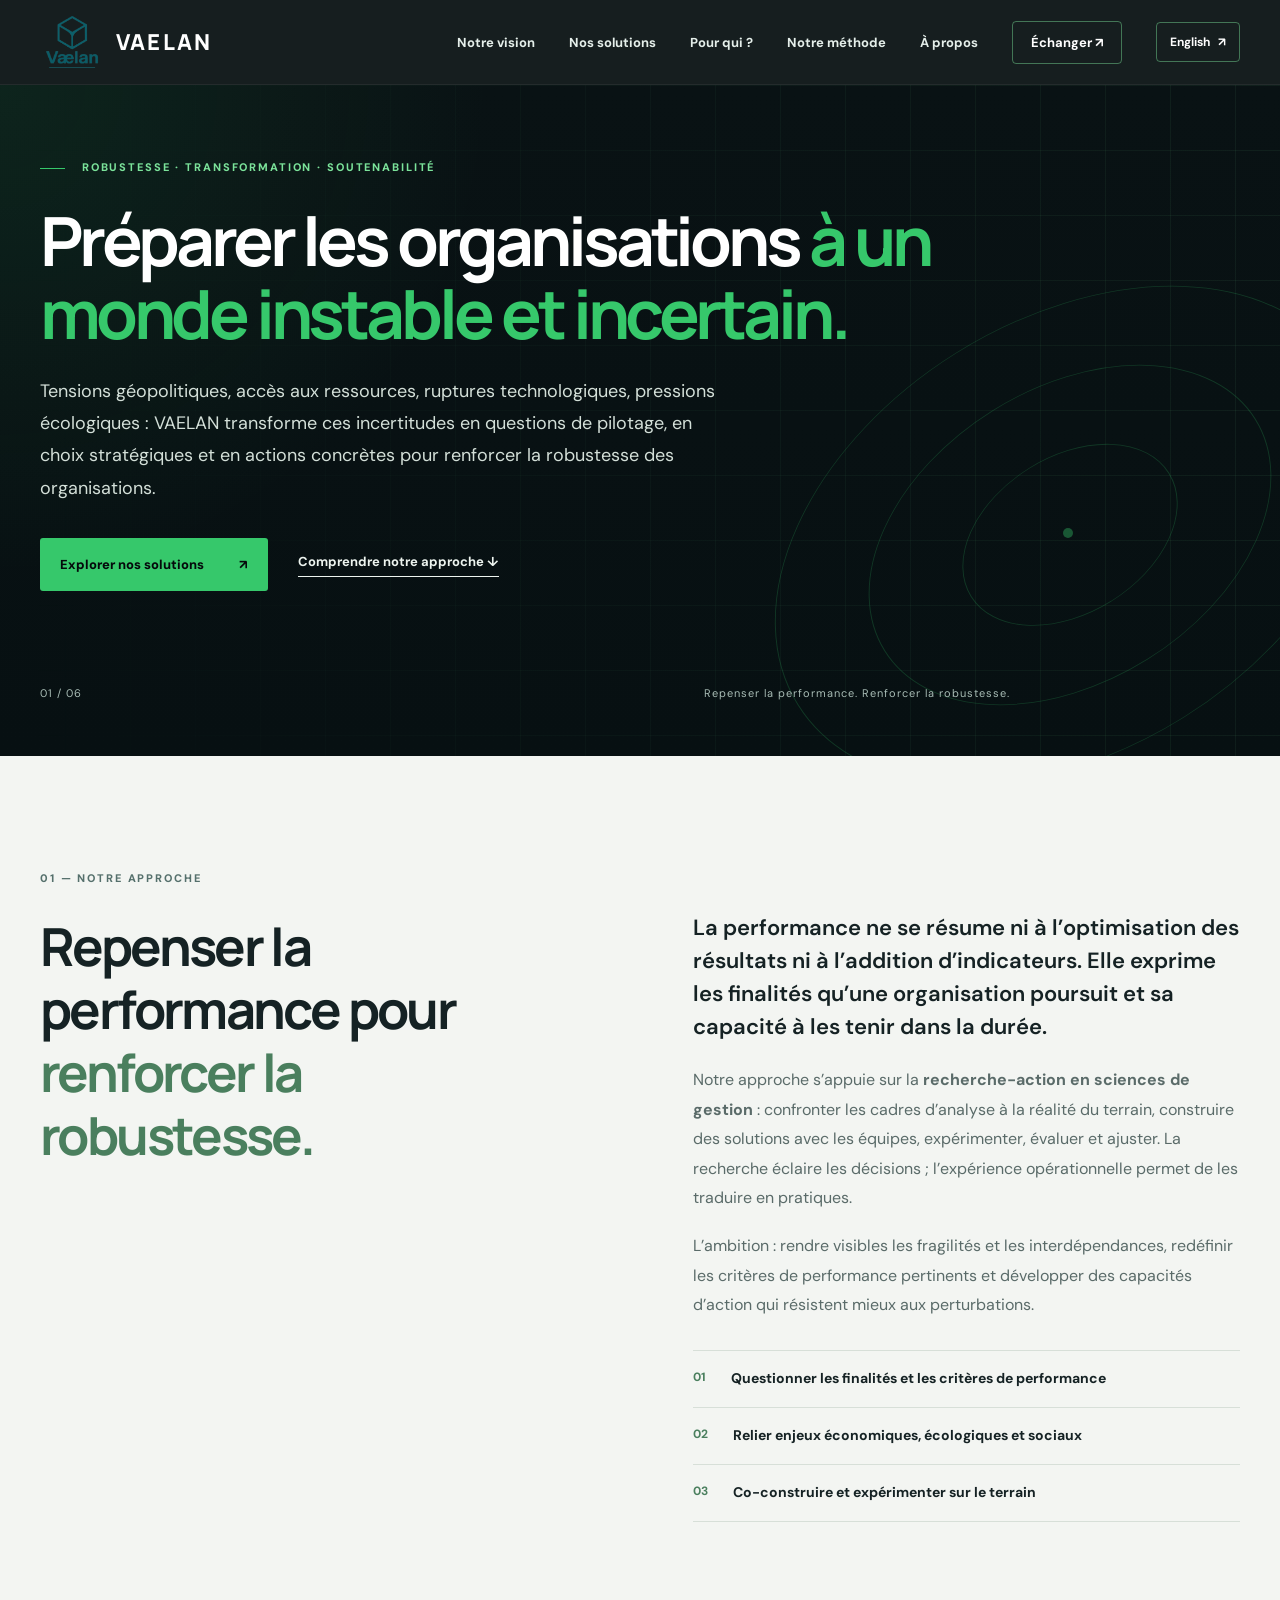
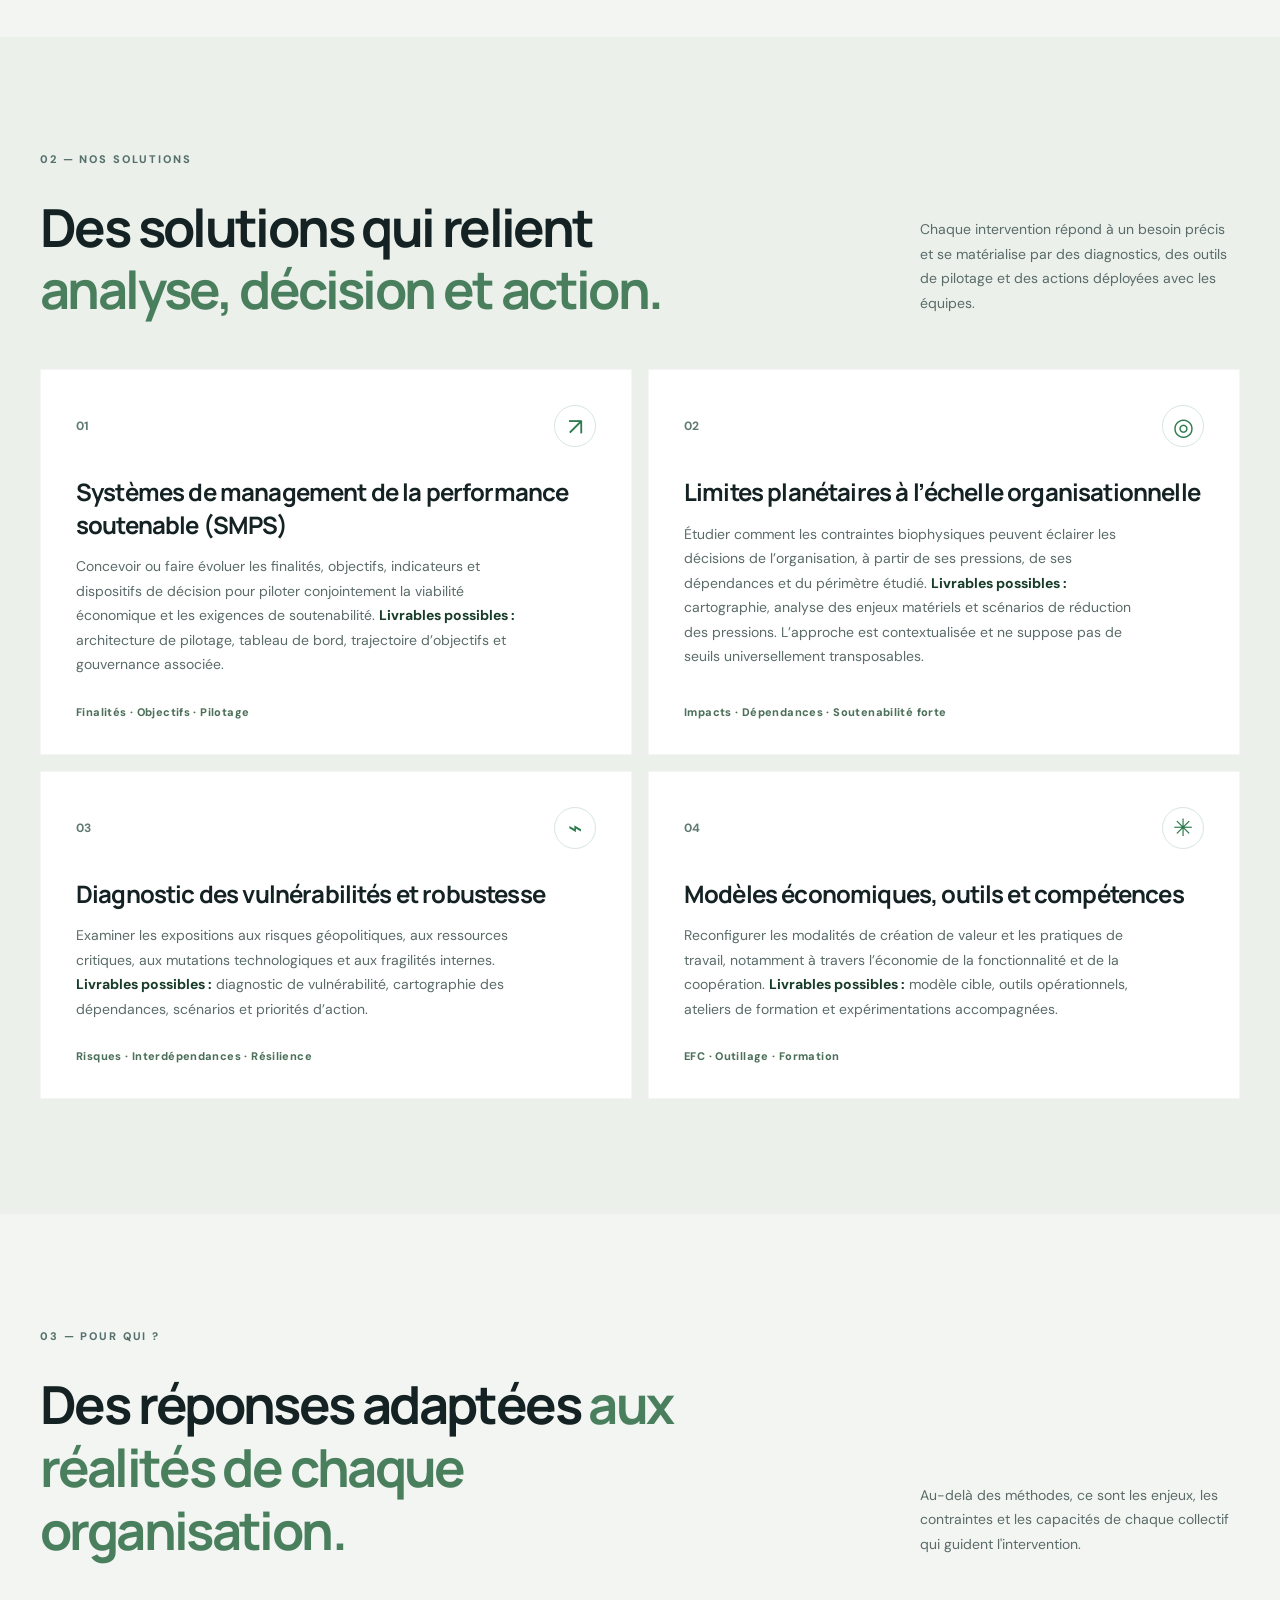
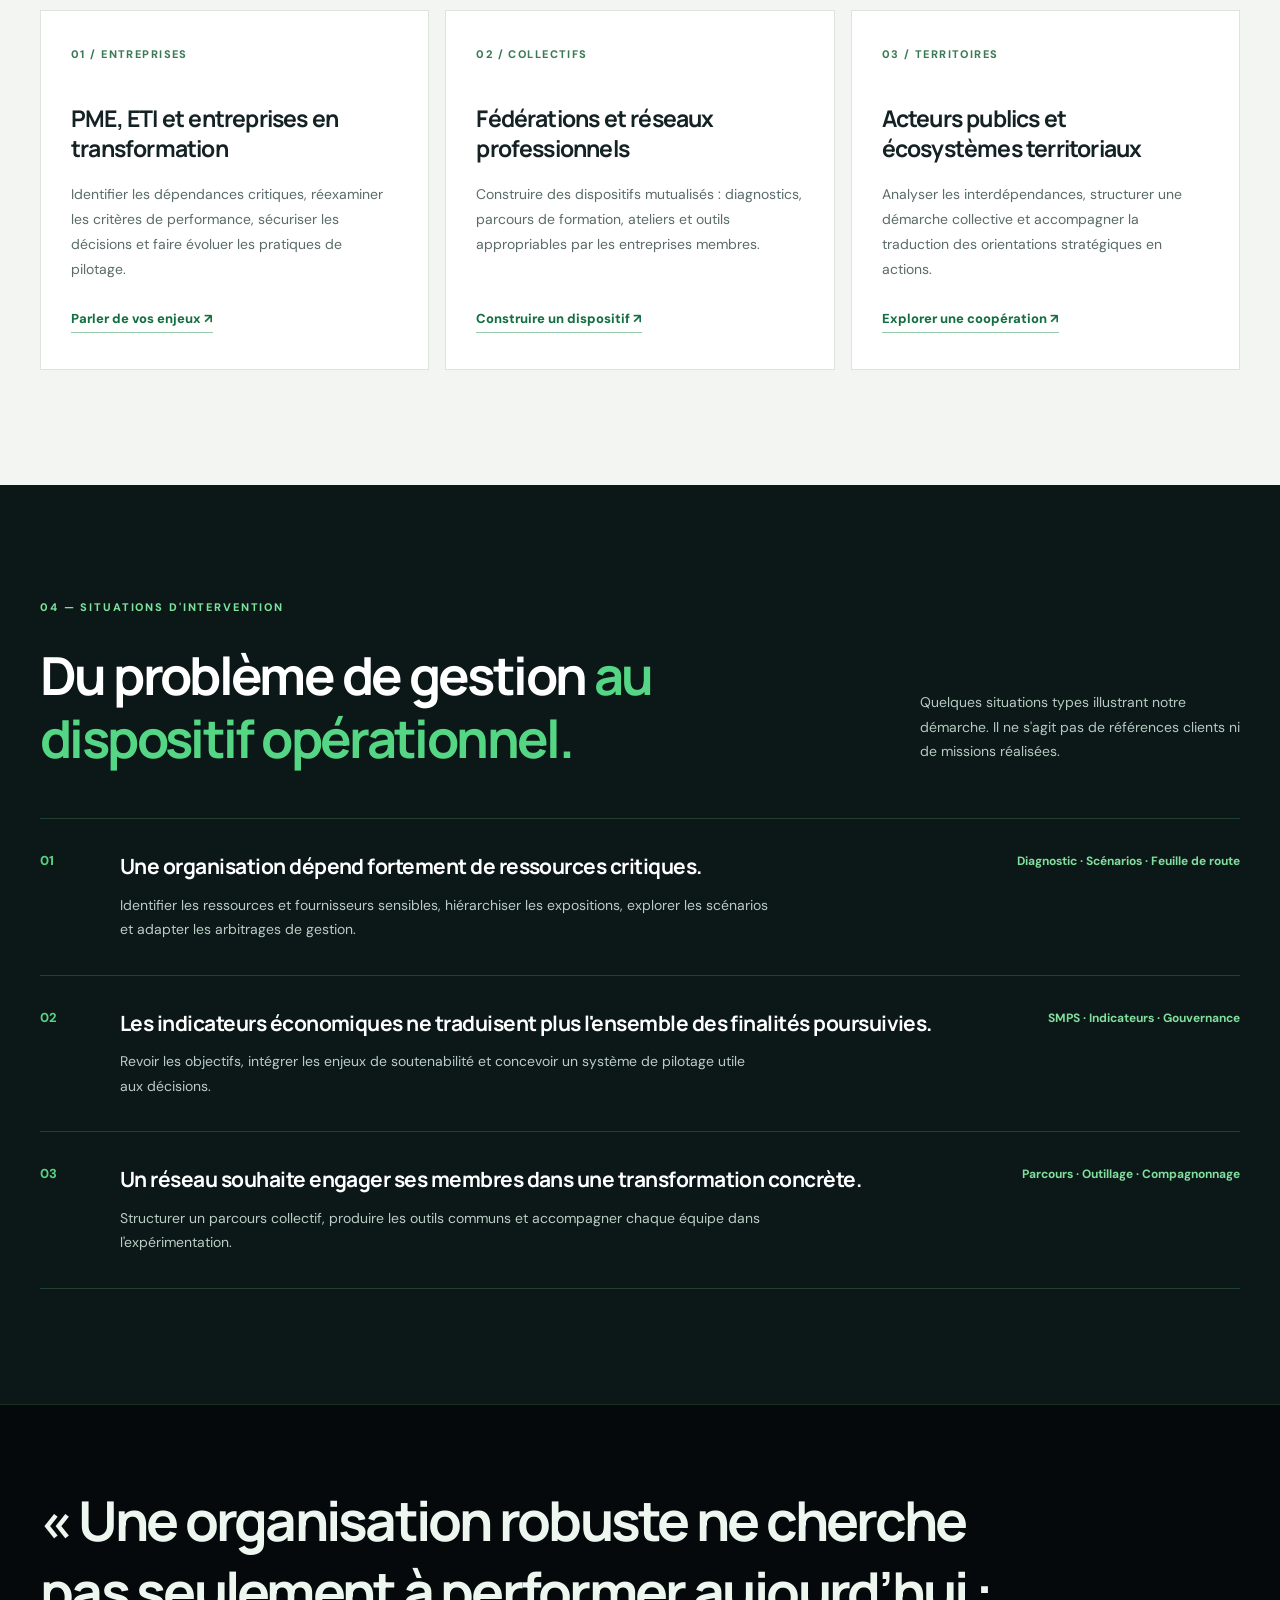
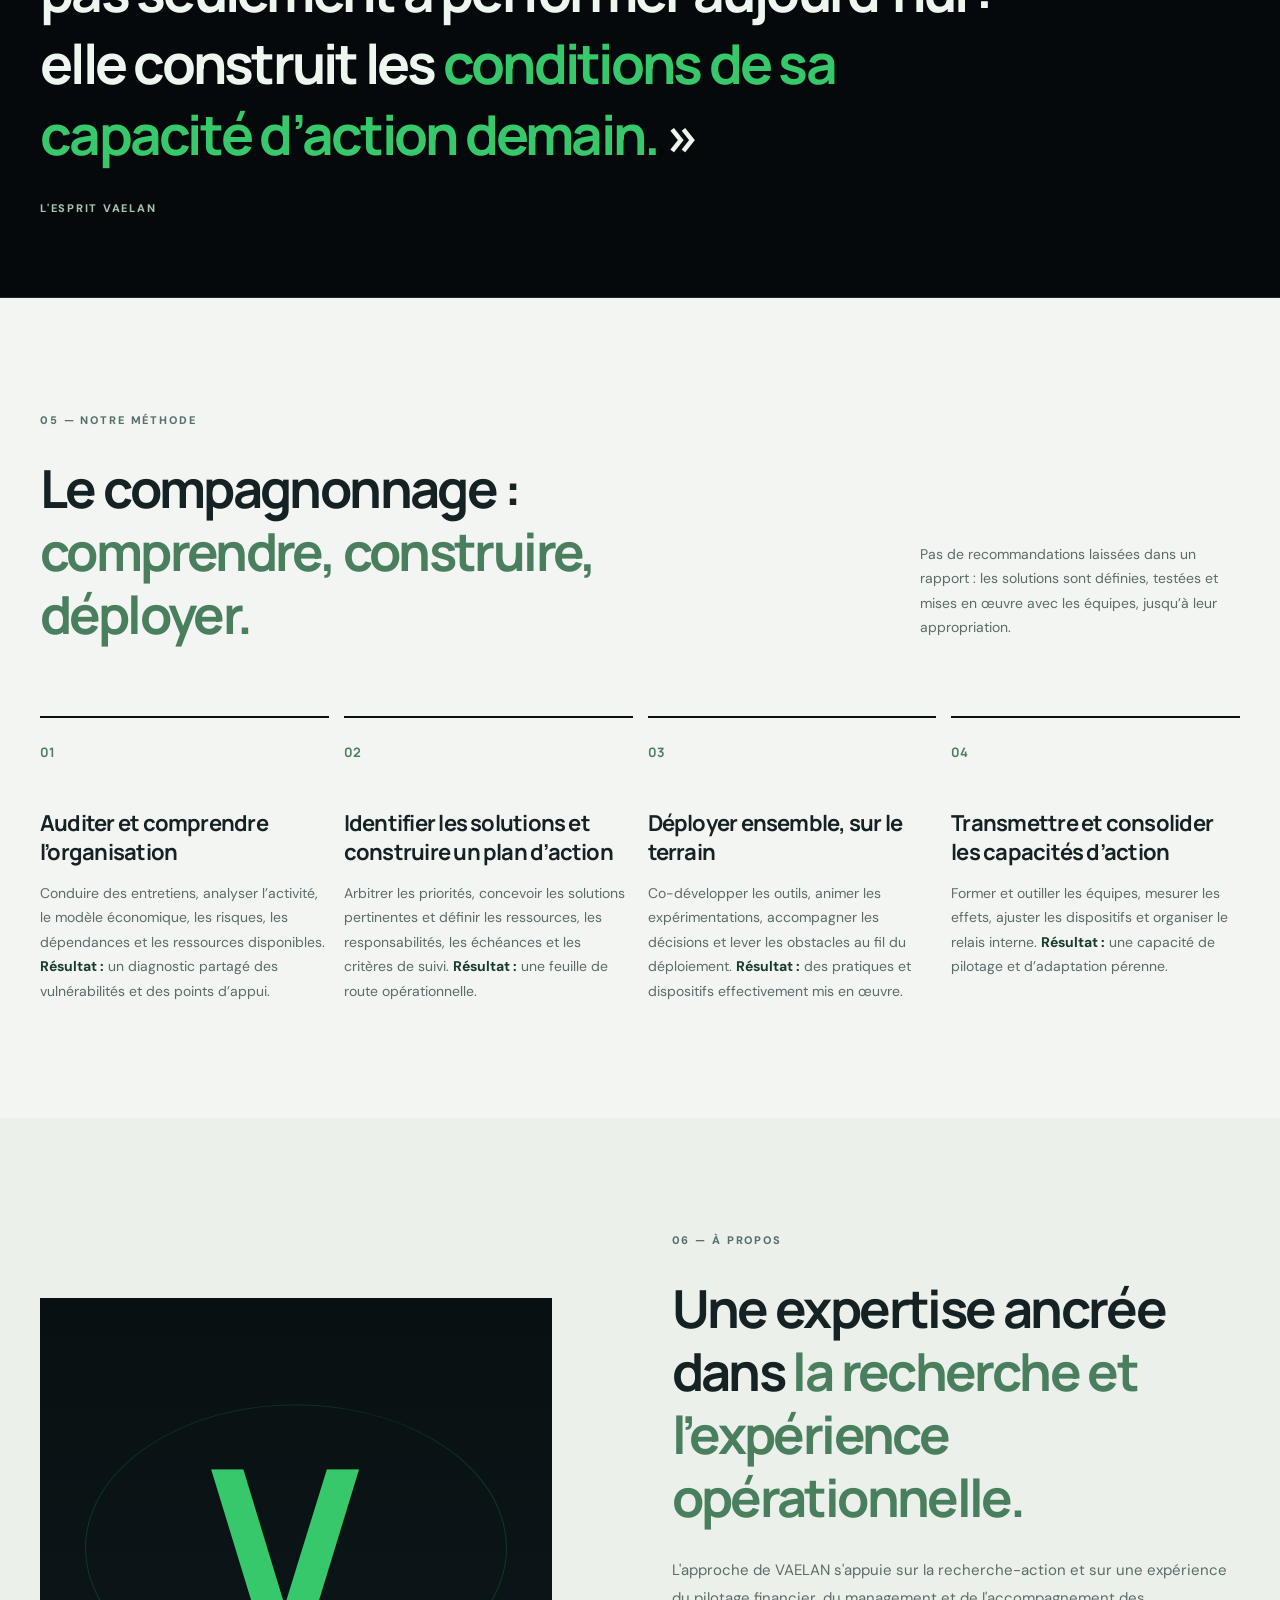
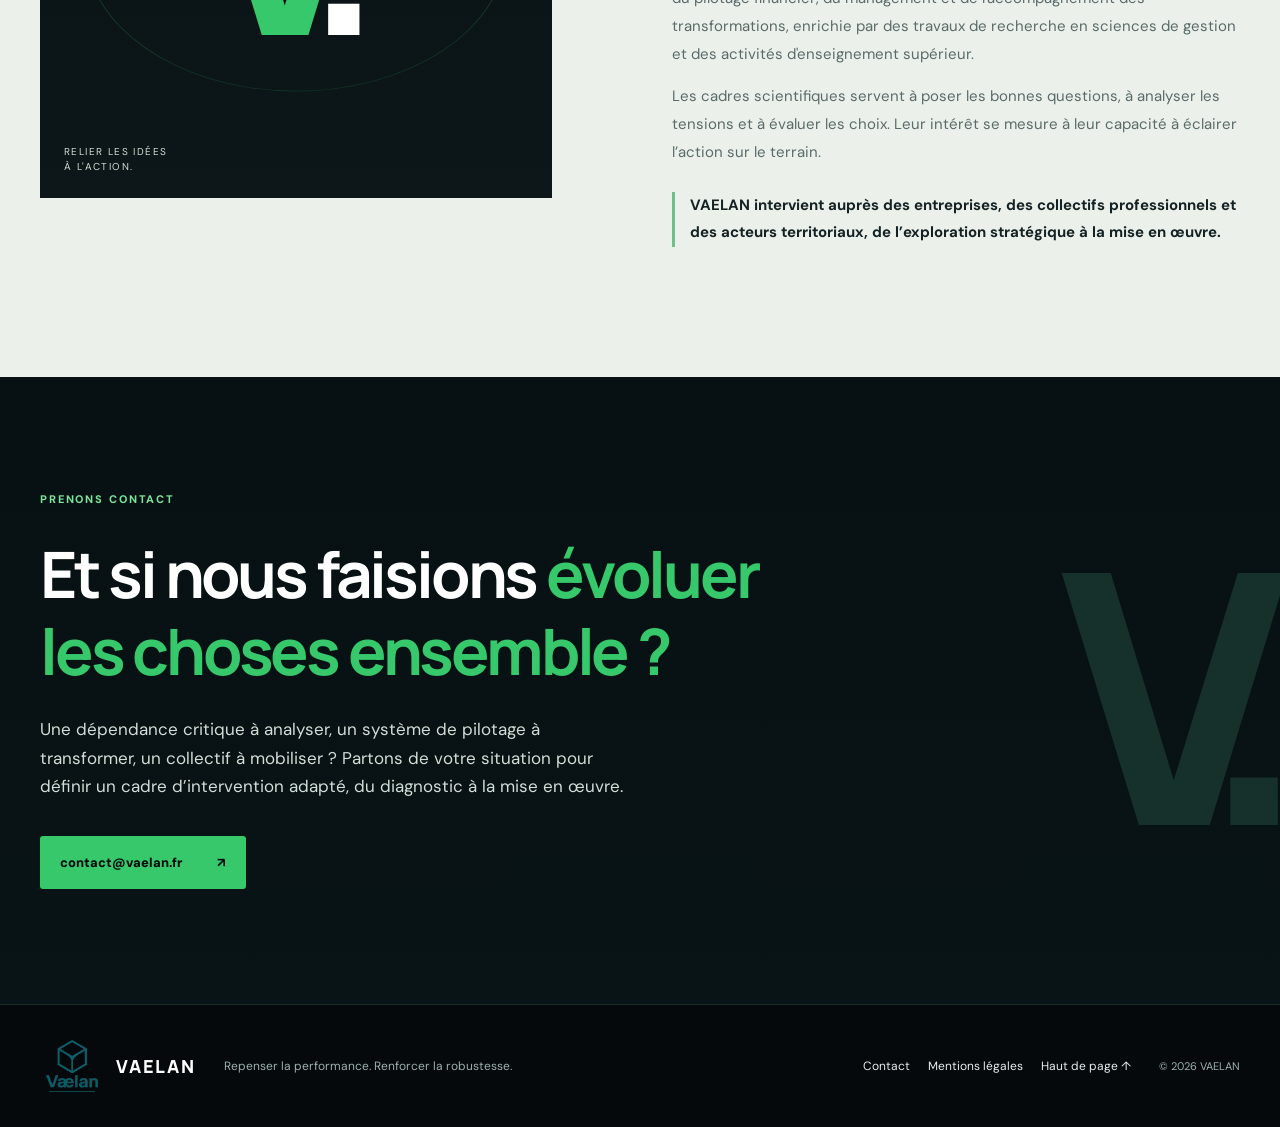
<file: index.html>
<!doctype html>
<html lang="fr">
<head>
  <meta charset="utf-8">
  <meta name="viewport" content="width=device-width, initial-scale=1">
  <meta name="theme-color" content="#081012">
  <meta name="description" content="VAELAN aide les organisations à renforcer leur robustesse : diagnostic des vulnérabilités, performance soutenable, recherche-action et compagnonnage opérationnel.">
  <meta property="og:type" content="website">
  <meta property="og:title" content="VAELAN — Repenser la performance. Renforcer la robustesse.">
  <meta property="og:description" content="Diagnostic, pilotage soutenable et déploiement opérationnel pour rendre les organisations plus robustes face aux incertitudes.">
  <meta property="og:url" content="https://vaelan.fr/">
  <title>VAELAN — Repenser la performance. Renforcer la robustesse.</title>
  <link rel="icon" href="favicon.svg" type="image/svg+xml">
  <link rel="stylesheet" href="styles.css">
  <link rel="alternate" hreflang="en" href="https://vaelan.fr/en/">
  <script src="script.js" defer></script>
</head>
<body>
  <a class="skip-link" href="#contenu">Aller au contenu</a>
  <header class="site-header" id="haut">
    <div class="container header-inner">
      <a class="brand" href="#haut" aria-label="VAELAN, retour à l'accueil"><span class="official-logo"><img src="vaelan-logo.png" alt="VAELAN" onerror="this.closest('.official-logo').style.display='none'"></span><span class="brand-name">VAELAN</span></a>
      <button class="nav-toggle" aria-label="Ouvrir le menu" aria-expanded="false" aria-controls="navigation"><span></span><span></span><span></span></button>
      <nav id="navigation" class="navigation" aria-label="Navigation principale">
        <a href="#vision">Notre vision</a><a href="#solutions">Nos solutions</a><a href="#publics">Pour qui ?</a><a href="#methode">Notre méthode</a><a href="#apropos">À propos</a><a class="nav-contact" href="#contact">Échanger <span aria-hidden="true">↗</span></a><a class="language-switch" href="en/" lang="en" aria-label="Read this website in English">English <span aria-hidden="true">↗</span></a>
      </nav>
    </div>
  </header>
  <main id="contenu">
    <section class="hero" aria-labelledby="hero-title">
      <div class="hero-grid" aria-hidden="true"></div>
      <div class="container hero-content">
        <p class="eyebrow light"><span class="eyebrow-line"></span> ROBUSTESSE · TRANSFORMATION · SOUTENABILITÉ</p>
        <h1 id="hero-title">Préparer les organisations<span class="hero-muted"> à un monde instable et incertain.</span></h1>
        <p class="hero-lead">Tensions géopolitiques, accès aux ressources, ruptures technologiques, pressions écologiques : VAELAN transforme ces incertitudes en questions de pilotage, en choix stratégiques et en actions concrètes pour renforcer la robustesse des organisations.</p>
        <div class="hero-actions"><a class="button button-lime" href="#solutions">Explorer nos solutions <span aria-hidden="true">↗</span></a><a class="text-link light-link" href="#vision">Comprendre notre approche <span aria-hidden="true">↓</span></a></div>
        <div class="hero-index"><span>01 / 06</span><span>Repenser la performance. Renforcer la robustesse.</span></div>
      </div>
      <div class="hero-art" aria-hidden="true"><span class="orbit orbit-one"></span><span class="orbit orbit-two"></span><span class="orbit orbit-three"></span><span class="orbit-core"></span></div>
    </section>
    <section class="intro section" id="vision" aria-labelledby="vision-title">
      <div class="container two-col"><div><p class="eyebrow">01 — NOTRE APPROCHE</p><h2 id="vision-title">Repenser la performance pour <em>renforcer la robustesse.</em></h2></div>
      <div class="intro-copy"><p class="large-copy">La performance ne se résume ni à l’optimisation des résultats ni à l’addition d’indicateurs. Elle exprime les finalités qu’une organisation poursuit et sa capacité à les tenir dans la durée.</p>
      <p>Notre approche s’appuie sur la <strong>recherche-action en sciences de gestion</strong> : confronter les cadres d’analyse à la réalité du terrain, construire des solutions avec les équipes, expérimenter, évaluer et ajuster. La recherche éclaire les décisions ; l’expérience opérationnelle permet de les traduire en pratiques.</p>
      <p>L’ambition : rendre visibles les fragilités et les interdépendances, redéfinir les critères de performance pertinents et développer des capacités d’action qui résistent mieux aux perturbations.</p>
      <div class="principles"><div><strong>01</strong><span>Questionner les finalités et les critères de performance</span></div><div><strong>02</strong><span>Relier enjeux économiques, écologiques et sociaux</span></div><div><strong>03</strong><span>Co-construire et expérimenter sur le terrain</span></div></div></div></div>
    </section>
    <section class="solutions section" id="solutions" aria-labelledby="solutions-title"><div class="container"><div class="section-top"><div><p class="eyebrow">02 — NOS SOLUTIONS</p><h2 id="solutions-title">Des solutions qui relient <em>analyse, décision et action.</em></h2></div><p>Chaque intervention répond à un besoin précis et se matérialise par des diagnostics, des outils de pilotage et des actions déployées avec les équipes.</p></div><div class="solutions-grid">
      <article class="solution-card"><div class="card-top"><span class="card-number">01</span><span class="card-icon" aria-hidden="true">↗</span></div><h3>Systèmes de management de la performance soutenable (SMPS)</h3><p>Concevoir ou faire évoluer les finalités, objectifs, indicateurs et dispositifs de décision pour piloter conjointement la viabilité économique et les exigences de soutenabilité. <strong>Livrables possibles :</strong> architecture de pilotage, tableau de bord, trajectoire d’objectifs et gouvernance associée.</p><span class="card-tag">Finalités · Objectifs · Pilotage</span></article>
      <article class="solution-card"><div class="card-top"><span class="card-number">02</span><span class="card-icon" aria-hidden="true">◎</span></div><h3>Limites planétaires à l’échelle organisationnelle</h3><p>Étudier comment les contraintes biophysiques peuvent éclairer les décisions de l’organisation, à partir de ses pressions, de ses dépendances et du périmètre étudié. <strong>Livrables possibles :</strong> cartographie, analyse des enjeux matériels et scénarios de réduction des pressions. L’approche est contextualisée et ne suppose pas de seuils universellement transposables.</p><span class="card-tag">Impacts · Dépendances · Soutenabilité forte</span></article>
      <article class="solution-card"><div class="card-top"><span class="card-number">03</span><span class="card-icon" aria-hidden="true">⌁</span></div><h3>Diagnostic des vulnérabilités et robustesse</h3><p>Examiner les expositions aux risques géopolitiques, aux ressources critiques, aux mutations technologiques et aux fragilités internes. <strong>Livrables possibles :</strong> diagnostic de vulnérabilité, cartographie des dépendances, scénarios et priorités d’action.</p><span class="card-tag">Risques · Interdépendances · Résilience</span></article>
      <article class="solution-card"><div class="card-top"><span class="card-number">04</span><span class="card-icon" aria-hidden="true">✳</span></div><h3>Modèles économiques, outils et compétences</h3><p>Reconfigurer les modalités de création de valeur et les pratiques de travail, notamment à travers l’économie de la fonctionnalité et de la coopération. <strong>Livrables possibles :</strong> modèle cible, outils opérationnels, ateliers de formation et expérimentations accompagnées.</p><span class="card-tag">EFC · Outillage · Formation</span></article>
    </div></div></section>
    <section class="audiences section" id="publics" aria-labelledby="publics-title">
      <div class="container">
        <div class="section-top"><div><p class="eyebrow">03 — POUR QUI ?</p><h2 id="publics-title">Des réponses adaptées <em>aux réalités de chaque organisation.</em></h2></div><p>Au-delà des méthodes, ce sont les enjeux, les contraintes et les capacités de chaque collectif qui guident l'intervention.</p></div>
        <div class="audience-grid">
          <article class="audience-card"><span class="audience-number">01 / ENTREPRISES</span><h3>PME, ETI et entreprises en transformation</h3><p>Identifier les dépendances critiques, réexaminer les critères de performance, sécuriser les décisions et faire évoluer les pratiques de pilotage.</p><a href="#contact">Parler de vos enjeux <span aria-hidden="true">↗</span></a></article>
          <article class="audience-card"><span class="audience-number">02 / COLLECTIFS</span><h3>Fédérations et réseaux professionnels</h3><p>Construire des dispositifs mutualisés : diagnostics, parcours de formation, ateliers et outils appropriables par les entreprises membres.</p><a href="#contact">Construire un dispositif <span aria-hidden="true">↗</span></a></article>
          <article class="audience-card"><span class="audience-number">03 / TERRITOIRES</span><h3>Acteurs publics et écosystèmes territoriaux</h3><p>Analyser les interdépendances, structurer une démarche collective et accompagner la traduction des orientations stratégiques en actions.</p><a href="#contact">Explorer une coopération <span aria-hidden="true">↗</span></a></article>
        </div>
      </div>
    </section>
    <section class="situations section" id="situations" aria-labelledby="situations-title">
      <div class="container">
        <div class="section-top"><div><p class="eyebrow light">04 — SITUATIONS D'INTERVENTION</p><h2 id="situations-title">Du problème de gestion <em>au dispositif opérationnel.</em></h2></div><p>Quelques situations types illustrant notre démarche. Il ne s'agit pas de références clients ni de missions réalisées.</p></div>
        <div class="situation-list">
          <article class="situation"><span class="situation-no">01</span><div><h3>Une organisation dépend fortement de ressources critiques.</h3><p>Identifier les ressources et fournisseurs sensibles, hiérarchiser les expositions, explorer les scénarios et adapter les arbitrages de gestion.</p></div><span class="situation-result">Diagnostic · Scénarios · Feuille de route</span></article>
          <article class="situation"><span class="situation-no">02</span><div><h3>Les indicateurs économiques ne traduisent plus l'ensemble des finalités poursuivies.</h3><p>Revoir les objectifs, intégrer les enjeux de soutenabilité et concevoir un système de pilotage utile aux décisions.</p></div><span class="situation-result">SMPS · Indicateurs · Gouvernance</span></article>
          <article class="situation"><span class="situation-no">03</span><div><h3>Un réseau souhaite engager ses membres dans une transformation concrète.</h3><p>Structurer un parcours collectif, produire les outils communs et accompagner chaque équipe dans l'expérimentation.</p></div><span class="situation-result">Parcours · Outillage · Compagnonnage</span></article>
        </div>
      </div>
    </section>
    <section class="statement" aria-label="Notre conviction"><div class="container"><p>« Une organisation robuste ne cherche pas seulement à performer aujourd’hui : elle construit les <span>conditions de sa capacité d’action demain.</span> »</p><span class="statement-signature">L'ESPRIT VAELAN</span></div></section>
    <section class="method section" id="methode" aria-labelledby="methode-title"><div class="container"><div class="section-top"><div><p class="eyebrow">05 — NOTRE MÉTHODE</p><h2 id="methode-title">Le compagnonnage : <em>comprendre, construire, déployer.</em></h2></div><p>Pas de recommandations laissées dans un rapport : les solutions sont définies, testées et mises en œuvre avec les équipes, jusqu’à leur appropriation.</p></div><div class="steps">
      <article class="step"><span class="step-number">01</span><div><h3>Auditer et comprendre l’organisation</h3><p>Conduire des entretiens, analyser l’activité, le modèle économique, les risques, les dépendances et les ressources disponibles. <strong>Résultat :</strong> un diagnostic partagé des vulnérabilités et des points d’appui.</p></div></article>
      <article class="step"><span class="step-number">02</span><div><h3>Identifier les solutions et construire un plan d’action</h3><p>Arbitrer les priorités, concevoir les solutions pertinentes et définir les ressources, les responsabilités, les échéances et les critères de suivi. <strong>Résultat :</strong> une feuille de route opérationnelle.</p></div></article>
      <article class="step"><span class="step-number">03</span><div><h3>Déployer ensemble, sur le terrain</h3><p>Co-développer les outils, animer les expérimentations, accompagner les décisions et lever les obstacles au fil du déploiement. <strong>Résultat :</strong> des pratiques et dispositifs effectivement mis en œuvre.</p></div></article>
      <article class="step"><span class="step-number">04</span><div><h3>Transmettre et consolider les capacités d’action</h3><p>Former et outiller les équipes, mesurer les effets, ajuster les dispositifs et organiser le relais interne. <strong>Résultat :</strong> une capacité de pilotage et d’adaptation pérenne.</p></div></article>
    </div></div></section>
    <section class="about section" id="apropos" aria-labelledby="about-title"><div class="container about-layout"><div class="about-graphic" aria-hidden="true"><div class="about-monogram">V<span>.</span></div><div class="about-graphic-label">RELIER LES IDÉES<br>À L'ACTION.</div></div><div class="about-copy"><p class="eyebrow">06 — À PROPOS</p><h2 id="about-title">Une expertise ancrée dans <em>la recherche et l’expérience opérationnelle.</em></h2><p>L'approche de VAELAN s'appuie sur la recherche-action et sur une expérience du pilotage financier, du management et de l'accompagnement des transformations, enrichie par des travaux de recherche en sciences de gestion et des activités d'enseignement supérieur.</p><p>Les cadres scientifiques servent à poser les bonnes questions, à analyser les tensions et à évaluer les choix. Leur intérêt se mesure à leur capacité à éclairer l’action sur le terrain.</p><p class="about-note">VAELAN intervient auprès des entreprises, des collectifs professionnels et des acteurs territoriaux, de l’exploration stratégique à la mise en œuvre.</p></div></div></section>
    <section class="contact section" id="contact" aria-labelledby="contact-title"><div class="container contact-layout"><div><p class="eyebrow light">PRENONS CONTACT</p><h2 id="contact-title">Et si nous faisions <em>évoluer les choses ensemble ?</em></h2><p>Une dépendance critique à analyser, un système de pilotage à transformer, un collectif à mobiliser ? Partons de votre situation pour définir un cadre d’intervention adapté, du diagnostic à la mise en œuvre.</p><a class="button button-lime" href="mailto:contact@vaelan.fr?subject=Prise%20de%20contact%20-%20VAELAN">contact@vaelan.fr <span aria-hidden="true">↗</span></a></div><div class="contact-mark" aria-hidden="true">V.</div></div></section>
  </main>
  <footer class="site-footer"><div class="container footer-inner"><a class="brand footer-brand" href="#haut"><span class="official-logo"><img src="vaelan-logo.png" alt="VAELAN" onerror="this.closest('.official-logo').style.display='none'"></span><span class="brand-name">VAELAN</span></a><p>Repenser la performance. Renforcer la robustesse.</p><div class="footer-links"><a href="mailto:contact@vaelan.fr">Contact</a><a href="mentions-legales.html">Mentions légales</a><a href="#haut">Haut de page ↑</a></div><small>© <span id="year">2026</span> VAELAN</small></div></footer>
</body>
</html>
</file>
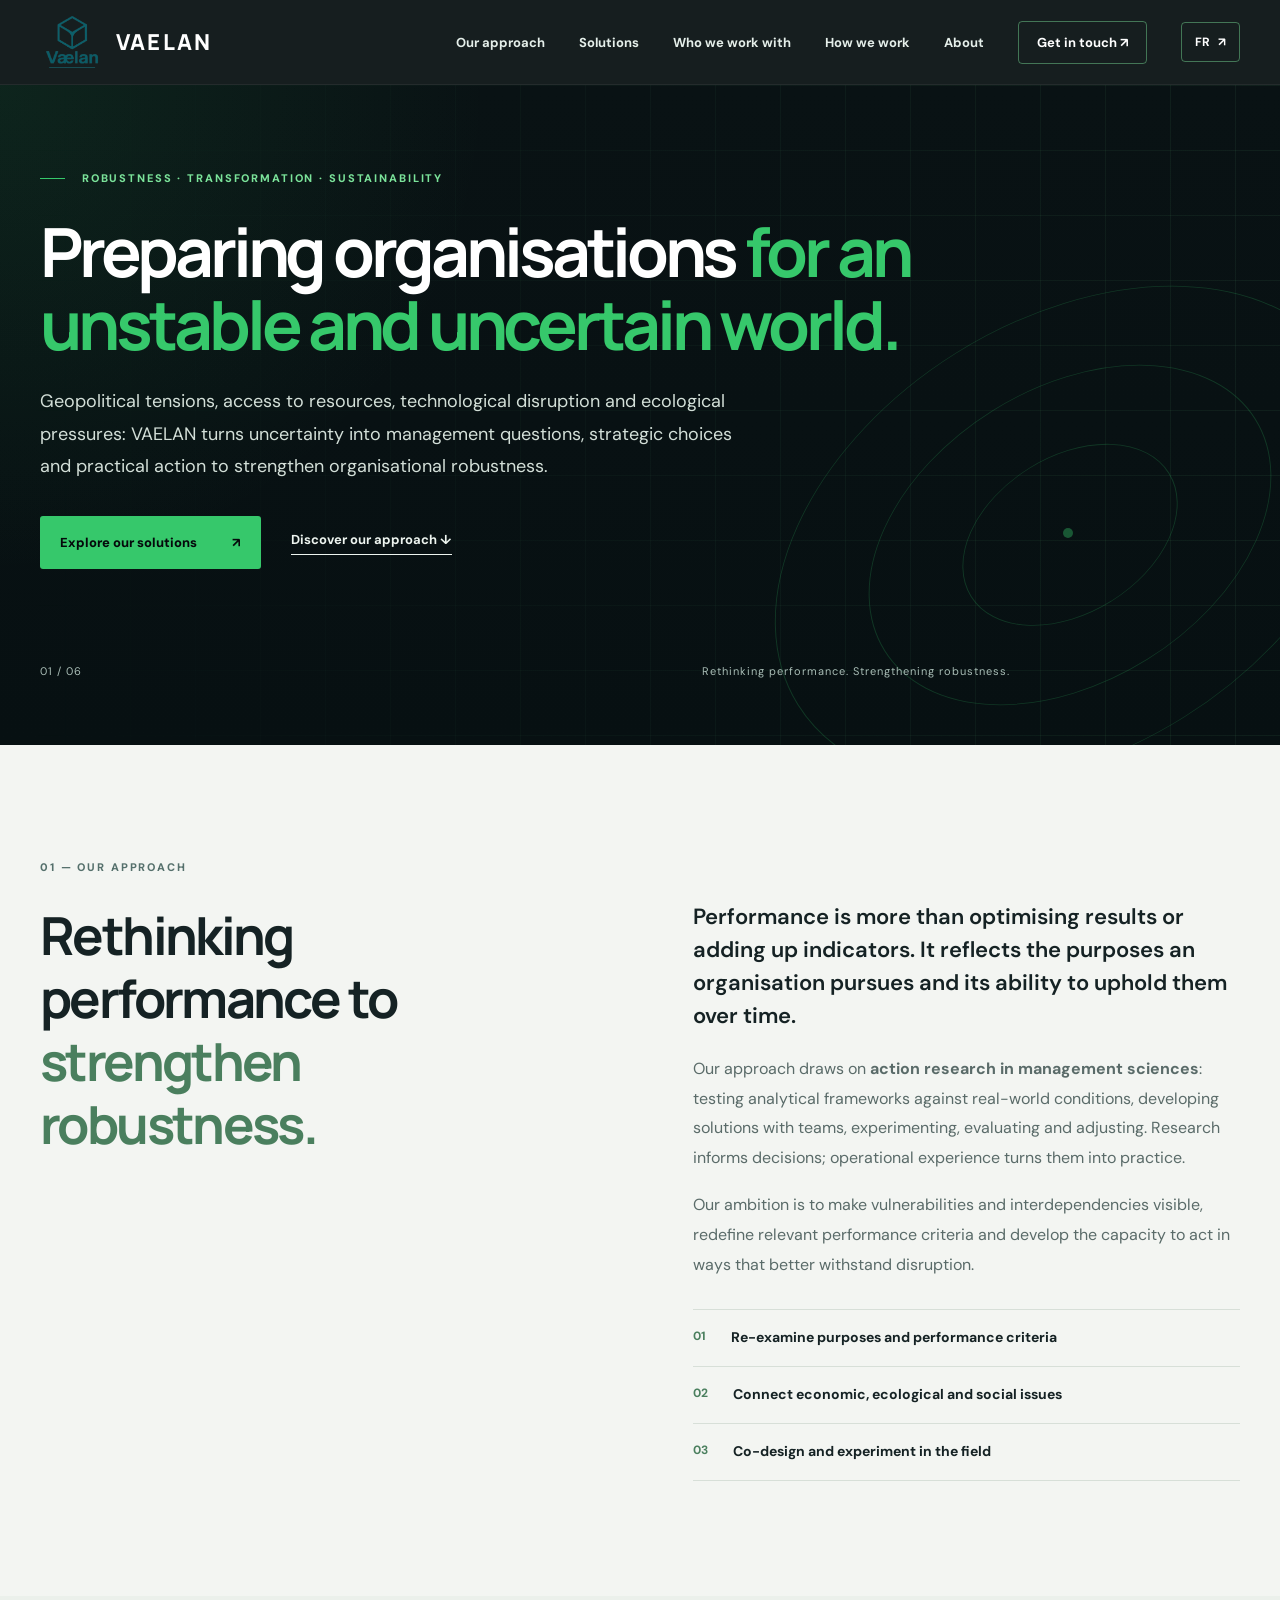
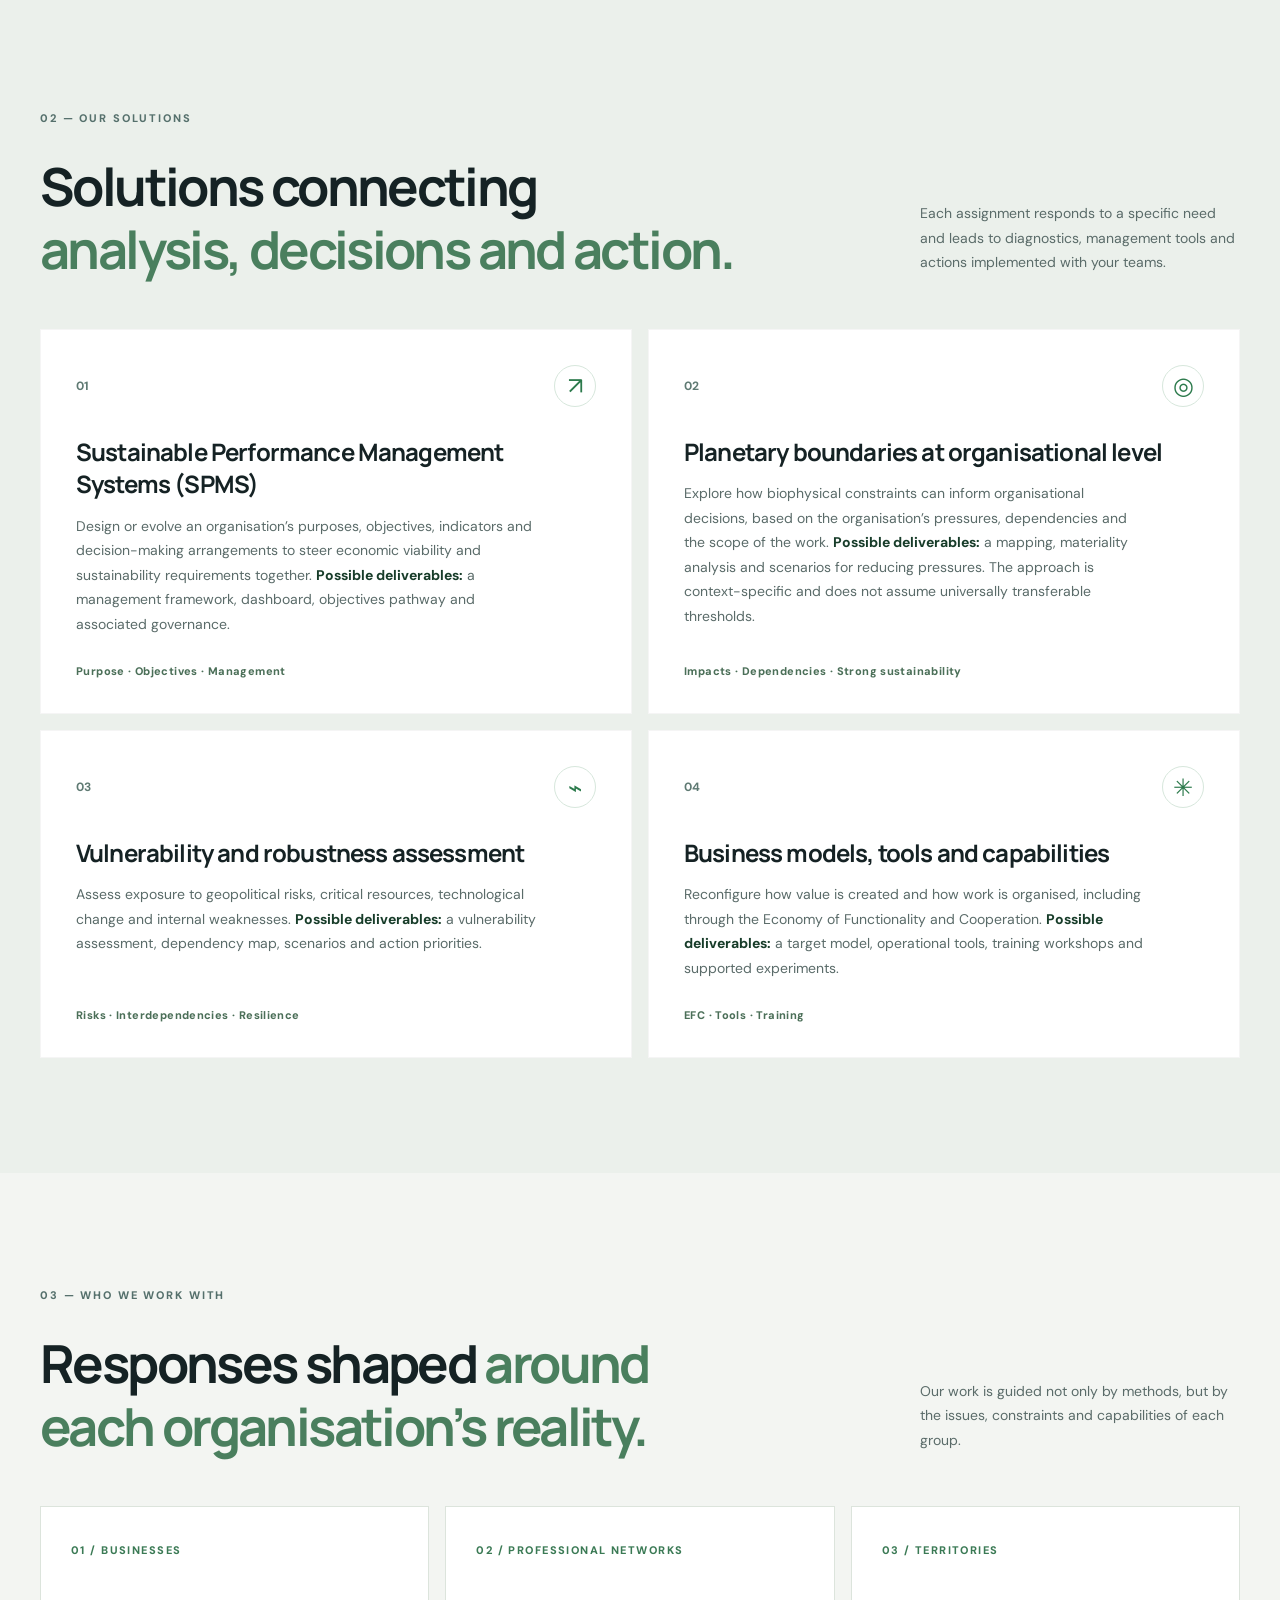
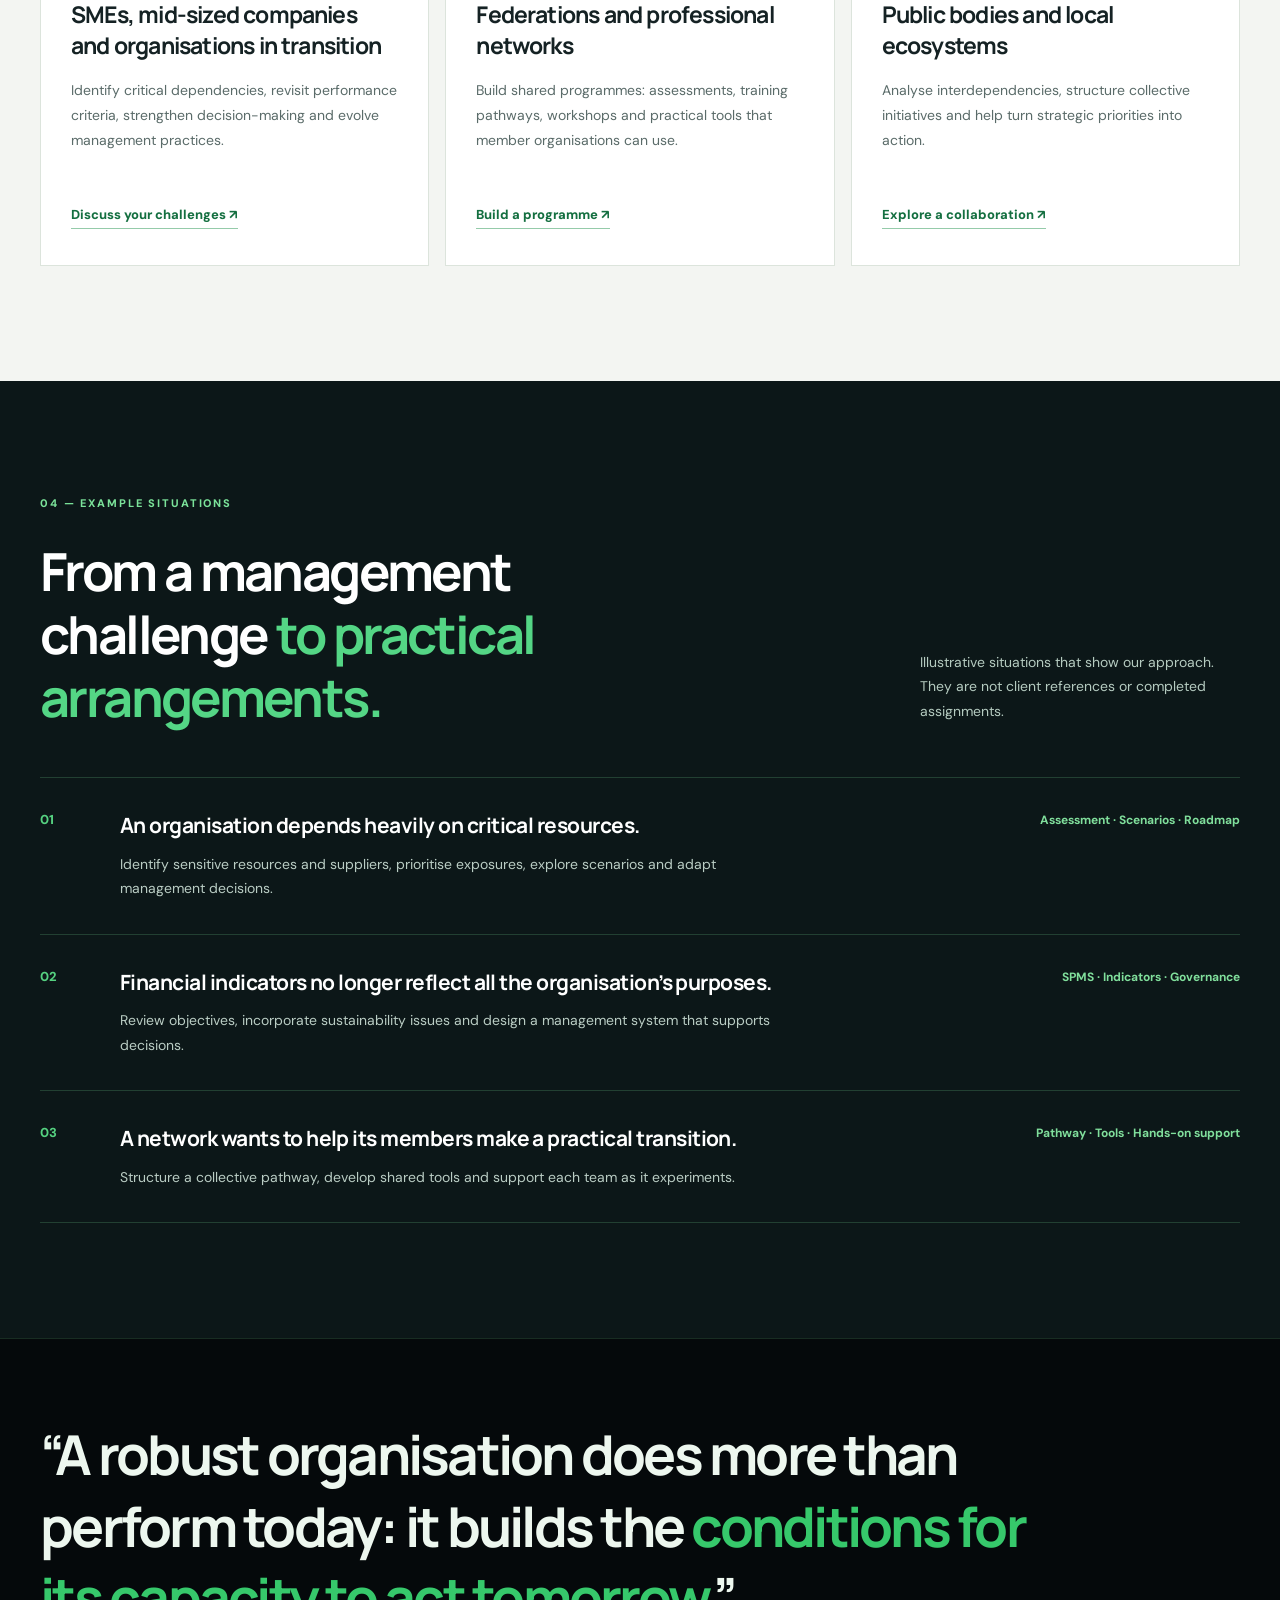
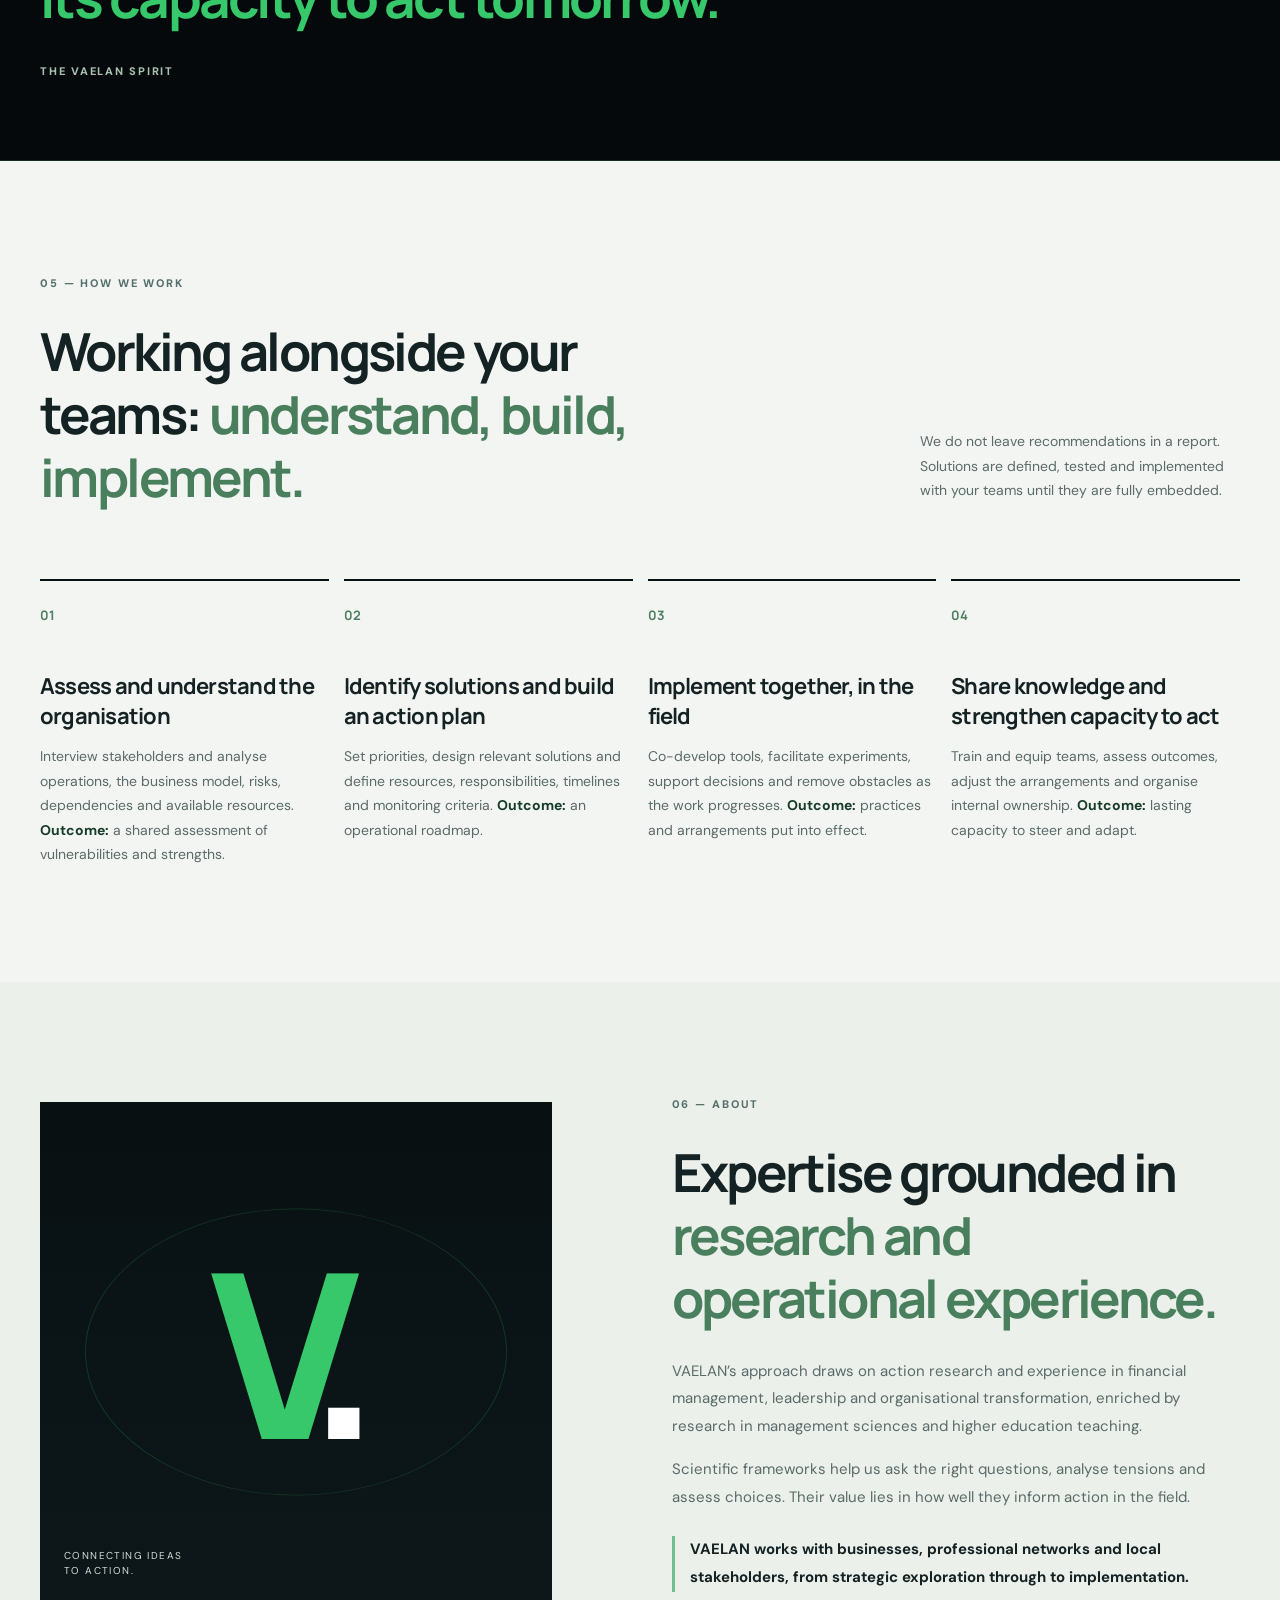
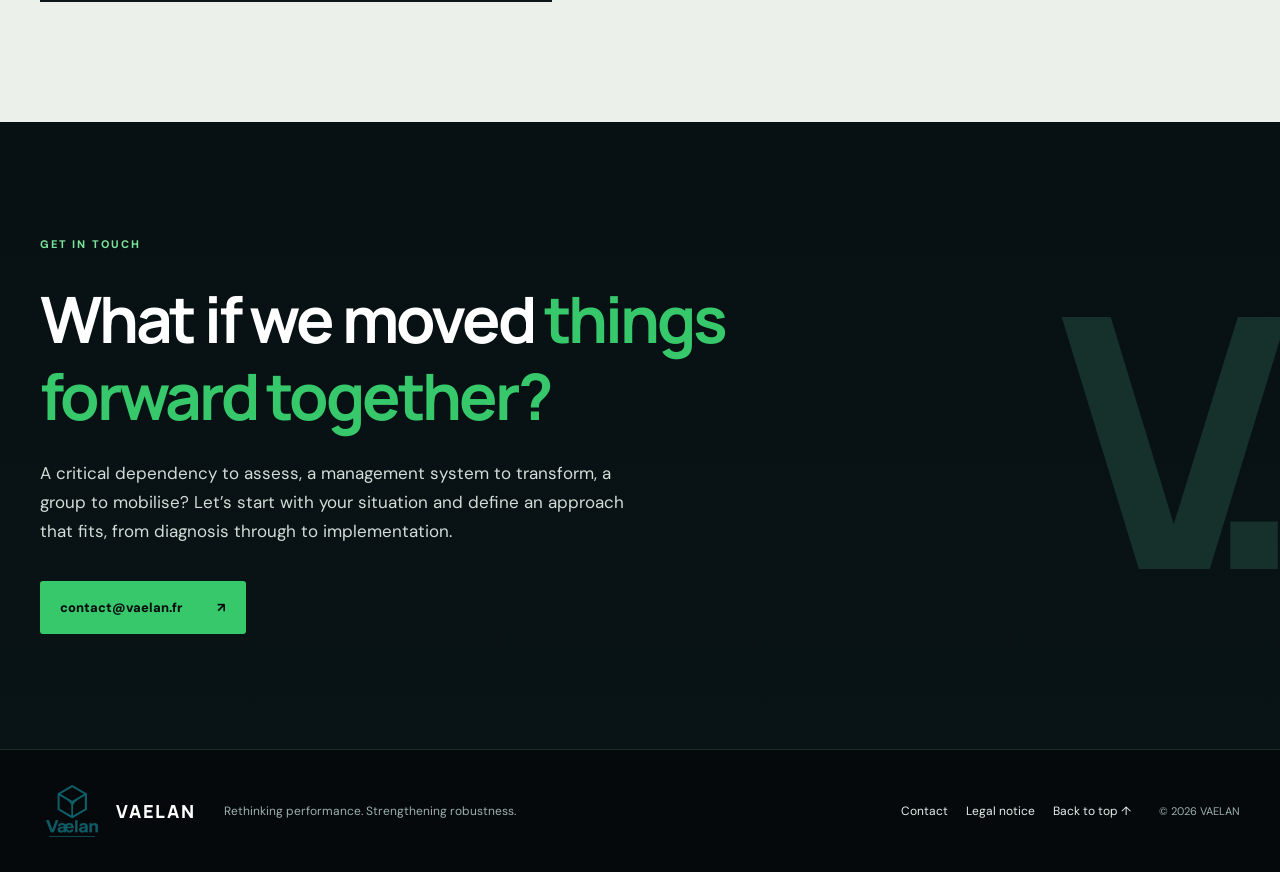
<file: en/index.html>
<!doctype html>
<html lang="en">
<head>
  <meta charset="utf-8">
  <meta name="viewport" content="width=device-width, initial-scale=1">
  <meta name="theme-color" content="#081012">
  <meta name="description" content="VAELAN helps organisations strengthen their robustness through vulnerability assessments, sustainable performance management, action research and hands-on support.">
  <meta property="og:type" content="website">
  <meta property="og:title" content="VAELAN — Rethinking performance. Strengthening robustness.">
  <meta property="og:description" content="Vulnerability assessments, sustainable performance management and practical implementation to help organisations become more robust in the face of uncertainty.">
  <meta property="og:url" content="https://vaelan.fr/en/">
  <title>VAELAN — Rethinking performance. Strengthening robustness.</title>
  <link rel="canonical" href="https://vaelan.fr/en/">
  <link rel="alternate" hreflang="fr" href="https://vaelan.fr/">
  <link rel="icon" href="../favicon.svg" type="image/svg+xml">
  <link rel="stylesheet" href="../styles.css">
  <script src="../script.js" defer></script>
</head>
<body>
  <a class="skip-link" href="#contenu">Skip to content</a>
  <header class="site-header" id="haut">
    <div class="container header-inner">
      <a class="brand" href="#haut" aria-label="VAELAN, back to top"><span class="official-logo"><img src="../vaelan-logo.png" alt="VAELAN" onerror="this.closest('.official-logo').style.display='none'"></span><span class="brand-name">VAELAN</span></a>
      <button class="nav-toggle" aria-label="Open menu" aria-expanded="false" aria-controls="navigation"><span></span><span></span><span></span></button>
      <nav id="navigation" class="navigation" aria-label="Main navigation">
        <a href="#vision">Our approach</a><a href="#solutions">Solutions</a><a href="#publics">Who we work with</a><a href="#methode">How we work</a><a href="#apropos">About</a><a class="nav-contact" href="#contact">Get in touch <span aria-hidden="true">↗</span></a><a class="language-switch" href="../" lang="fr" aria-label="Lire ce site en français">FR <span aria-hidden="true">↗</span></a>
      </nav>
    </div>
  </header>
  <main id="contenu">
    <section class="hero" aria-labelledby="hero-title">
      <div class="hero-grid" aria-hidden="true"></div>
      <div class="container hero-content">
        <p class="eyebrow light"><span class="eyebrow-line"></span> ROBUSTNESS · TRANSFORMATION · SUSTAINABILITY</p>
        <h1 id="hero-title">Preparing organisations<span class="hero-muted"> for an unstable and uncertain world.</span></h1>
        <p class="hero-lead">Geopolitical tensions, access to resources, technological disruption and ecological pressures: VAELAN turns uncertainty into management questions, strategic choices and practical action to strengthen organisational robustness.</p>
        <div class="hero-actions"><a class="button button-lime" href="#solutions">Explore our solutions <span aria-hidden="true">↗</span></a><a class="text-link light-link" href="#vision">Discover our approach <span aria-hidden="true">↓</span></a></div>
        <div class="hero-index"><span>01 / 06</span><span>Rethinking performance. Strengthening robustness.</span></div>
      </div>
      <div class="hero-art" aria-hidden="true"><span class="orbit orbit-one"></span><span class="orbit orbit-two"></span><span class="orbit orbit-three"></span><span class="orbit-core"></span></div>
    </section>
    <section class="intro section" id="vision" aria-labelledby="vision-title">
      <div class="container two-col"><div><p class="eyebrow">01 — OUR APPROACH</p><h2 id="vision-title">Rethinking performance to <em>strengthen robustness.</em></h2></div>
      <div class="intro-copy"><p class="large-copy">Performance is more than optimising results or adding up indicators. It reflects the purposes an organisation pursues and its ability to uphold them over time.</p>
      <p>Our approach draws on <strong>action research in management sciences</strong>: testing analytical frameworks against real-world conditions, developing solutions with teams, experimenting, evaluating and adjusting. Research informs decisions; operational experience turns them into practice.</p>
      <p>Our ambition is to make vulnerabilities and interdependencies visible, redefine relevant performance criteria and develop the capacity to act in ways that better withstand disruption.</p>
      <div class="principles"><div><strong>01</strong><span>Re-examine purposes and performance criteria</span></div><div><strong>02</strong><span>Connect economic, ecological and social issues</span></div><div><strong>03</strong><span>Co-design and experiment in the field</span></div></div></div></div>
    </section>
    <section class="solutions section" id="solutions" aria-labelledby="solutions-title"><div class="container"><div class="section-top"><div><p class="eyebrow">02 — OUR SOLUTIONS</p><h2 id="solutions-title">Solutions connecting <em>analysis, decisions and action.</em></h2></div><p>Each assignment responds to a specific need and leads to diagnostics, management tools and actions implemented with your teams.</p></div><div class="solutions-grid">
      <article class="solution-card"><div class="card-top"><span class="card-number">01</span><span class="card-icon" aria-hidden="true">↗</span></div><h3>Sustainable Performance Management Systems (SPMS)</h3><p>Design or evolve an organisation’s purposes, objectives, indicators and decision-making arrangements to steer economic viability and sustainability requirements together. <strong>Possible deliverables:</strong> a management framework, dashboard, objectives pathway and associated governance.</p><span class="card-tag">Purpose · Objectives · Management</span></article>
      <article class="solution-card"><div class="card-top"><span class="card-number">02</span><span class="card-icon" aria-hidden="true">◎</span></div><h3>Planetary boundaries at organisational level</h3><p>Explore how biophysical constraints can inform organisational decisions, based on the organisation’s pressures, dependencies and the scope of the work. <strong>Possible deliverables:</strong> a mapping, materiality analysis and scenarios for reducing pressures. The approach is context-specific and does not assume universally transferable thresholds.</p><span class="card-tag">Impacts · Dependencies · Strong sustainability</span></article>
      <article class="solution-card"><div class="card-top"><span class="card-number">03</span><span class="card-icon" aria-hidden="true">⌁</span></div><h3>Vulnerability and robustness assessment</h3><p>Assess exposure to geopolitical risks, critical resources, technological change and internal weaknesses. <strong>Possible deliverables:</strong> a vulnerability assessment, dependency map, scenarios and action priorities.</p><span class="card-tag">Risks · Interdependencies · Resilience</span></article>
      <article class="solution-card"><div class="card-top"><span class="card-number">04</span><span class="card-icon" aria-hidden="true">✳</span></div><h3>Business models, tools and capabilities</h3><p>Reconfigure how value is created and how work is organised, including through the Economy of Functionality and Cooperation. <strong>Possible deliverables:</strong> a target model, operational tools, training workshops and supported experiments.</p><span class="card-tag">EFC · Tools · Training</span></article>
    </div></div></section>
    <section class="audiences section" id="publics" aria-labelledby="publics-title">
      <div class="container">
        <div class="section-top"><div><p class="eyebrow">03 — WHO WE WORK WITH</p><h2 id="publics-title">Responses shaped <em>around each organisation’s reality.</em></h2></div><p>Our work is guided not only by methods, but by the issues, constraints and capabilities of each group.</p></div>
        <div class="audience-grid">
          <article class="audience-card"><span class="audience-number">01 / BUSINESSES</span><h3>SMEs, mid-sized companies and organisations in transition</h3><p>Identify critical dependencies, revisit performance criteria, strengthen decision-making and evolve management practices.</p><a href="#contact">Discuss your challenges <span aria-hidden="true">↗</span></a></article>
          <article class="audience-card"><span class="audience-number">02 / PROFESSIONAL NETWORKS</span><h3>Federations and professional networks</h3><p>Build shared programmes: assessments, training pathways, workshops and practical tools that member organisations can use.</p><a href="#contact">Build a programme <span aria-hidden="true">↗</span></a></article>
          <article class="audience-card"><span class="audience-number">03 / TERRITORIES</span><h3>Public bodies and local ecosystems</h3><p>Analyse interdependencies, structure collective initiatives and help turn strategic priorities into action.</p><a href="#contact">Explore a collaboration <span aria-hidden="true">↗</span></a></article>
        </div>
      </div>
    </section>
    <section class="situations section" id="situations" aria-labelledby="situations-title">
      <div class="container">
        <div class="section-top"><div><p class="eyebrow light">04 — EXAMPLE SITUATIONS</p><h2 id="situations-title">From a management challenge <em>to practical arrangements.</em></h2></div><p>Illustrative situations that show our approach. They are not client references or completed assignments.</p></div>
        <div class="situation-list">
          <article class="situation"><span class="situation-no">01</span><div><h3>An organisation depends heavily on critical resources.</h3><p>Identify sensitive resources and suppliers, prioritise exposures, explore scenarios and adapt management decisions.</p></div><span class="situation-result">Assessment · Scenarios · Roadmap</span></article>
          <article class="situation"><span class="situation-no">02</span><div><h3>Financial indicators no longer reflect all the organisation’s purposes.</h3><p>Review objectives, incorporate sustainability issues and design a management system that supports decisions.</p></div><span class="situation-result">SPMS · Indicators · Governance</span></article>
          <article class="situation"><span class="situation-no">03</span><div><h3>A network wants to help its members make a practical transition.</h3><p>Structure a collective pathway, develop shared tools and support each team as it experiments.</p></div><span class="situation-result">Pathway · Tools · Hands-on support</span></article>
        </div>
      </div>
    </section>
    <section class="statement" aria-label="Our conviction"><div class="container"><p>“A robust organisation does more than perform today: it builds the <span>conditions for its capacity to act tomorrow.</span>”</p><span class="statement-signature">THE VAELAN SPIRIT</span></div></section>
    <section class="method section" id="methode" aria-labelledby="methode-title"><div class="container"><div class="section-top"><div><p class="eyebrow">05 — HOW WE WORK</p><h2 id="methode-title">Working alongside your teams: <em>understand, build, implement.</em></h2></div><p>We do not leave recommendations in a report. Solutions are defined, tested and implemented with your teams until they are fully embedded.</p></div><div class="steps">
      <article class="step"><span class="step-number">01</span><div><h3>Assess and understand the organisation</h3><p>Interview stakeholders and analyse operations, the business model, risks, dependencies and available resources. <strong>Outcome:</strong> a shared assessment of vulnerabilities and strengths.</p></div></article>
      <article class="step"><span class="step-number">02</span><div><h3>Identify solutions and build an action plan</h3><p>Set priorities, design relevant solutions and define resources, responsibilities, timelines and monitoring criteria. <strong>Outcome:</strong> an operational roadmap.</p></div></article>
      <article class="step"><span class="step-number">03</span><div><h3>Implement together, in the field</h3><p>Co-develop tools, facilitate experiments, support decisions and remove obstacles as the work progresses. <strong>Outcome:</strong> practices and arrangements put into effect.</p></div></article>
      <article class="step"><span class="step-number">04</span><div><h3>Share knowledge and strengthen capacity to act</h3><p>Train and equip teams, assess outcomes, adjust the arrangements and organise internal ownership. <strong>Outcome:</strong> lasting capacity to steer and adapt.</p></div></article>
    </div></div></section>
    <section class="about section" id="apropos" aria-labelledby="about-title"><div class="container about-layout"><div class="about-graphic" aria-hidden="true"><div class="about-monogram">V<span>.</span></div><div class="about-graphic-label">CONNECTING IDEAS<br>TO ACTION.</div></div><div class="about-copy"><p class="eyebrow">06 — ABOUT</p><h2 id="about-title">Expertise grounded in <em>research and operational experience.</em></h2><p>VAELAN’s approach draws on action research and experience in financial management, leadership and organisational transformation, enriched by research in management sciences and higher education teaching.</p><p>Scientific frameworks help us ask the right questions, analyse tensions and assess choices. Their value lies in how well they inform action in the field.</p><p class="about-note">VAELAN works with businesses, professional networks and local stakeholders, from strategic exploration through to implementation.</p></div></div></section>
    <section class="contact section" id="contact" aria-labelledby="contact-title"><div class="container contact-layout"><div><p class="eyebrow light">GET IN TOUCH</p><h2 id="contact-title">What if we moved <em>things forward together?</em></h2><p>A critical dependency to assess, a management system to transform, a group to mobilise? Let’s start with your situation and define an approach that fits, from diagnosis through to implementation.</p><a class="button button-lime" href="mailto:contact@vaelan.fr?subject=Enquiry%20-%20VAELAN">contact@vaelan.fr <span aria-hidden="true">↗</span></a></div><div class="contact-mark" aria-hidden="true">V.</div></div></section>
  </main>
  <footer class="site-footer"><div class="container footer-inner"><a class="brand footer-brand" href="#haut"><span class="official-logo"><img src="../vaelan-logo.png" alt="VAELAN" onerror="this.closest('.official-logo').style.display='none'"></span><span class="brand-name">VAELAN</span></a><p>Rethinking performance. Strengthening robustness.</p><div class="footer-links"><a href="mailto:contact@vaelan.fr">Contact</a><a href="mentions-legales.html">Legal notice</a><a href="#haut">Back to top ↑</a></div><small>© <span id="year">2026</span> VAELAN</small></div></footer>
</body>
</html>
</file>
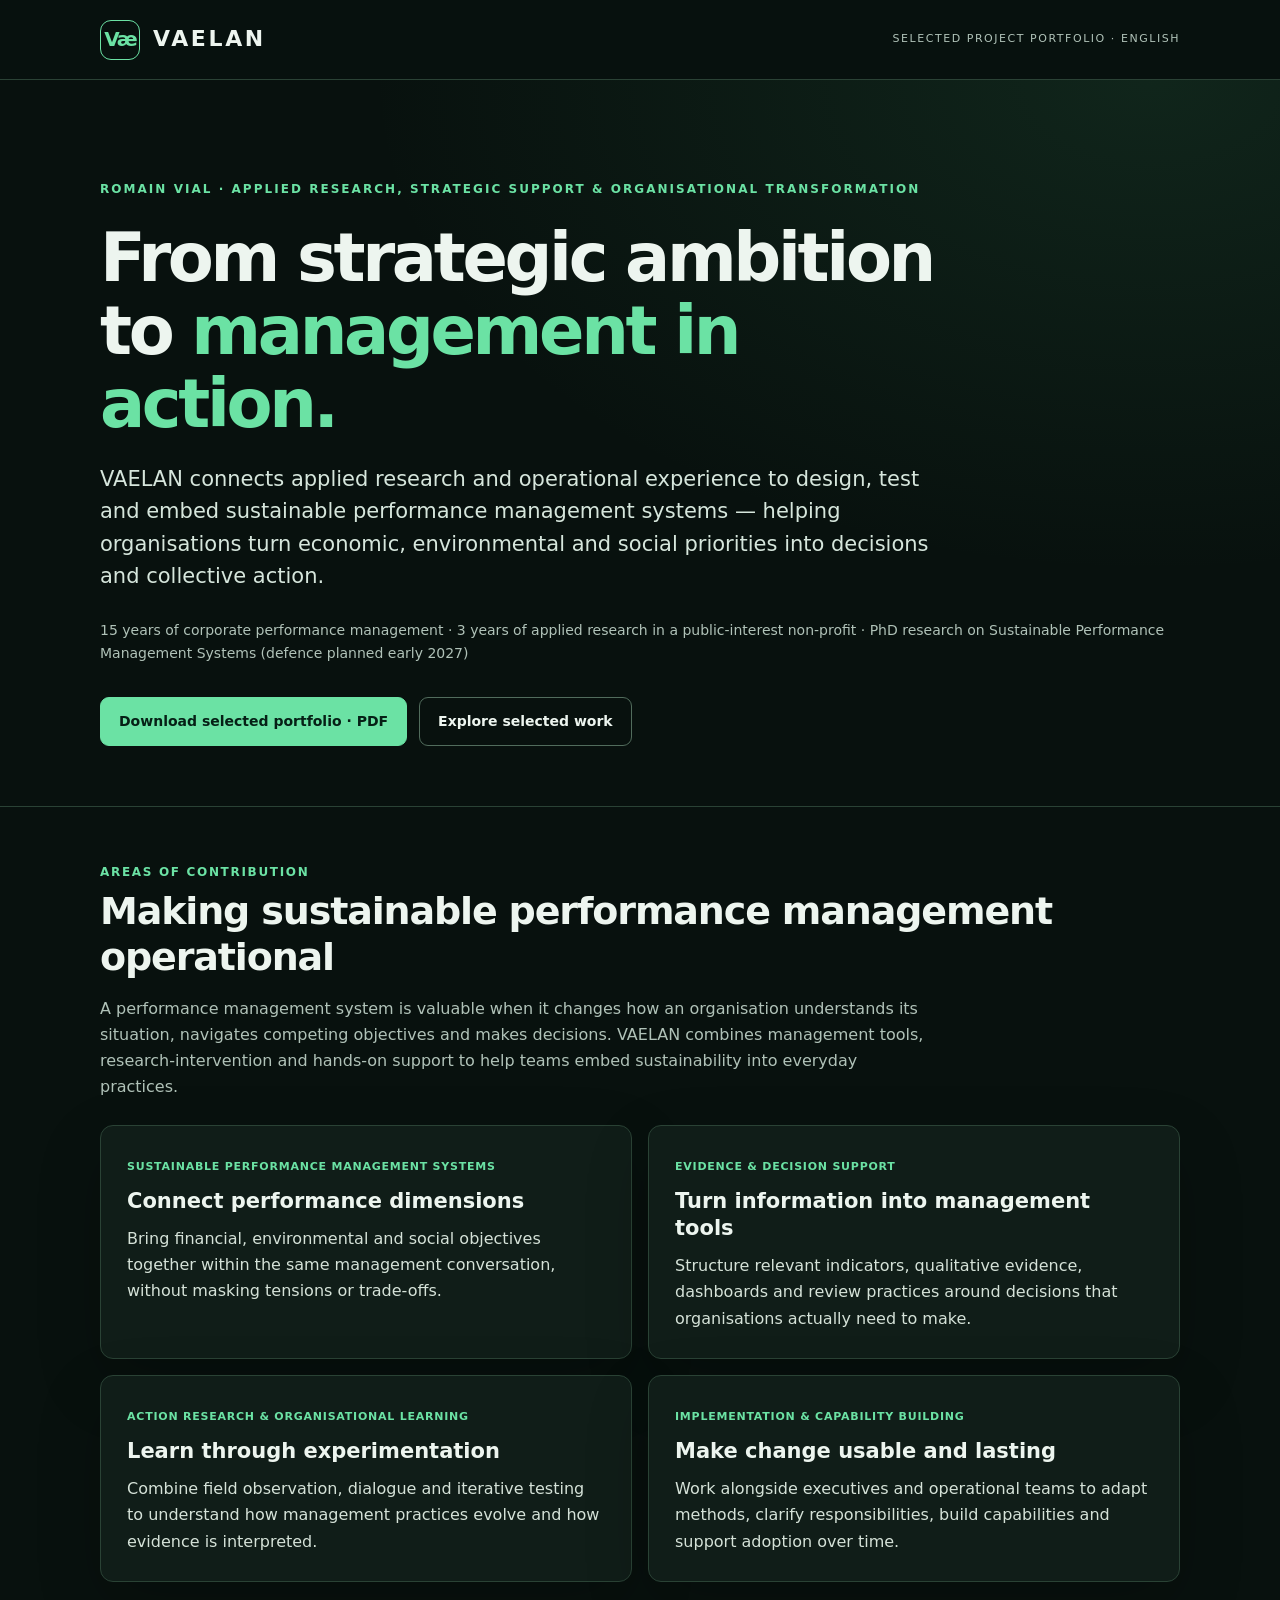
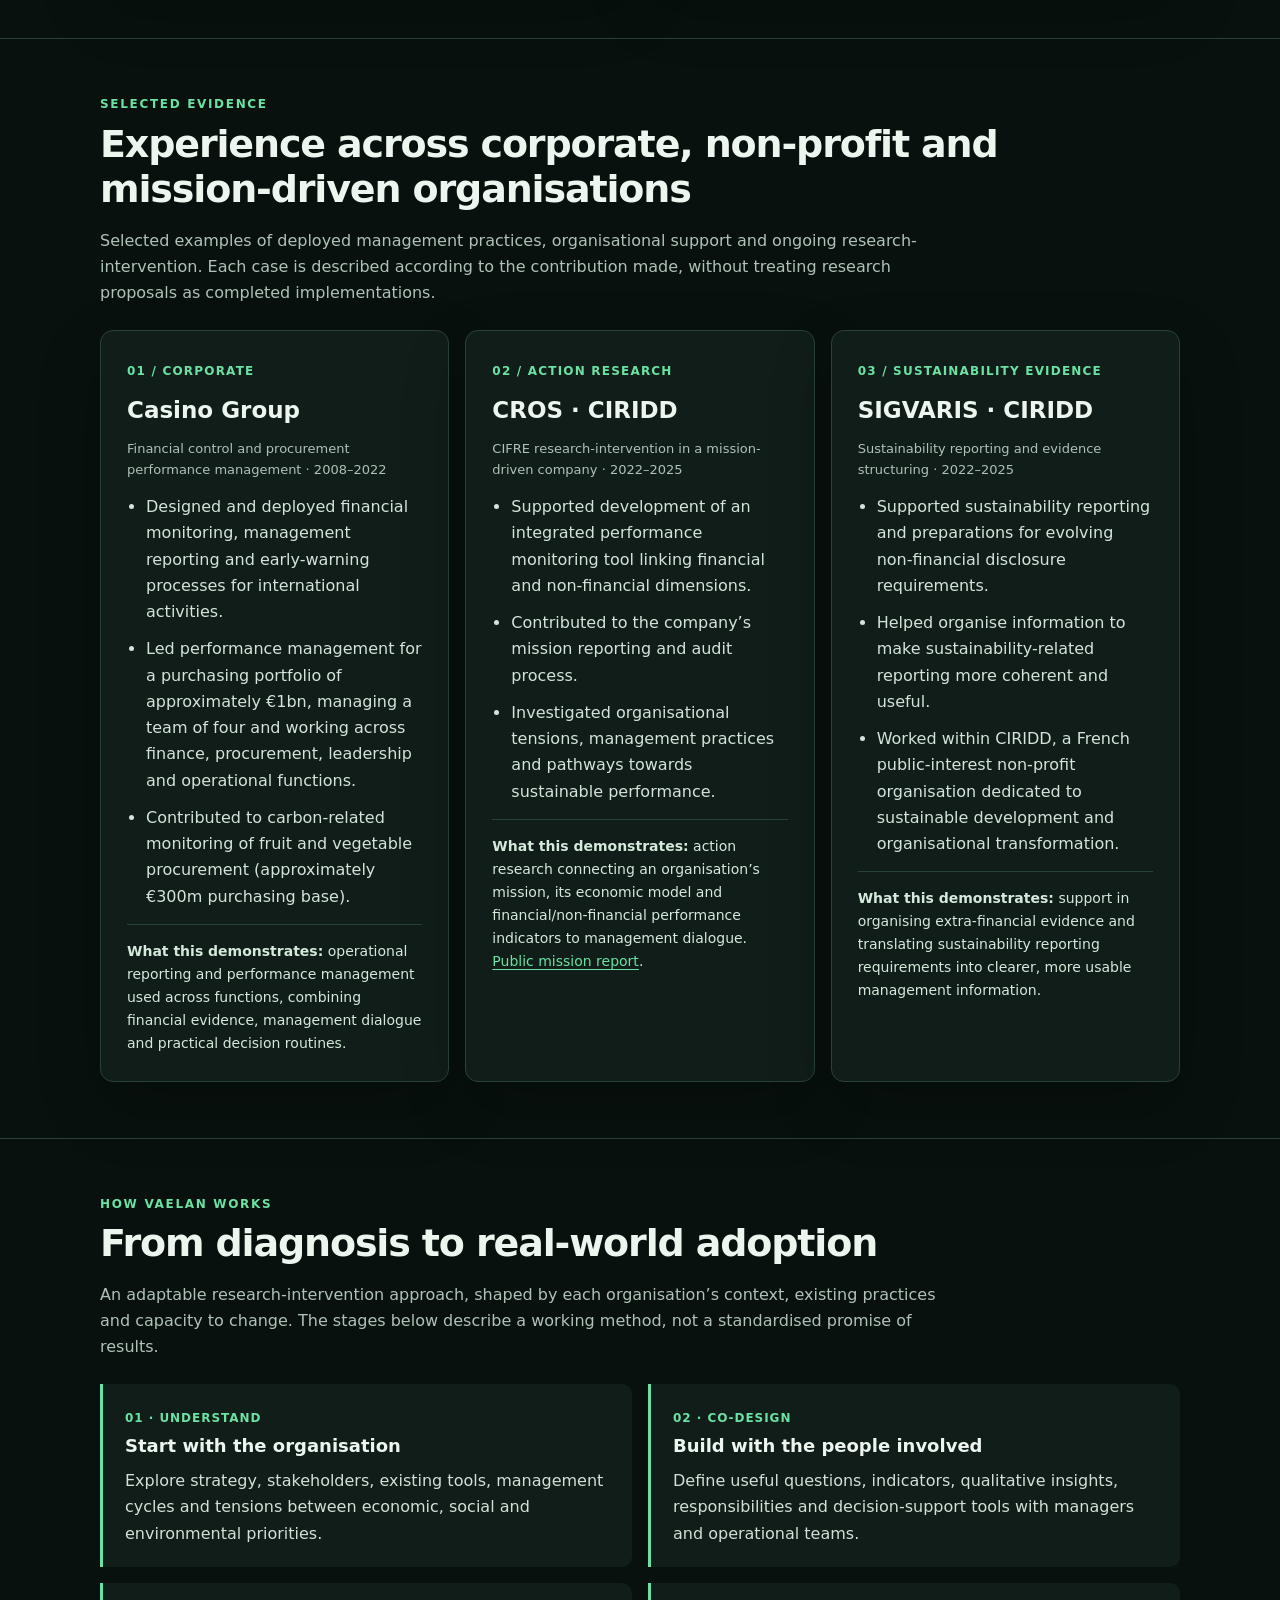
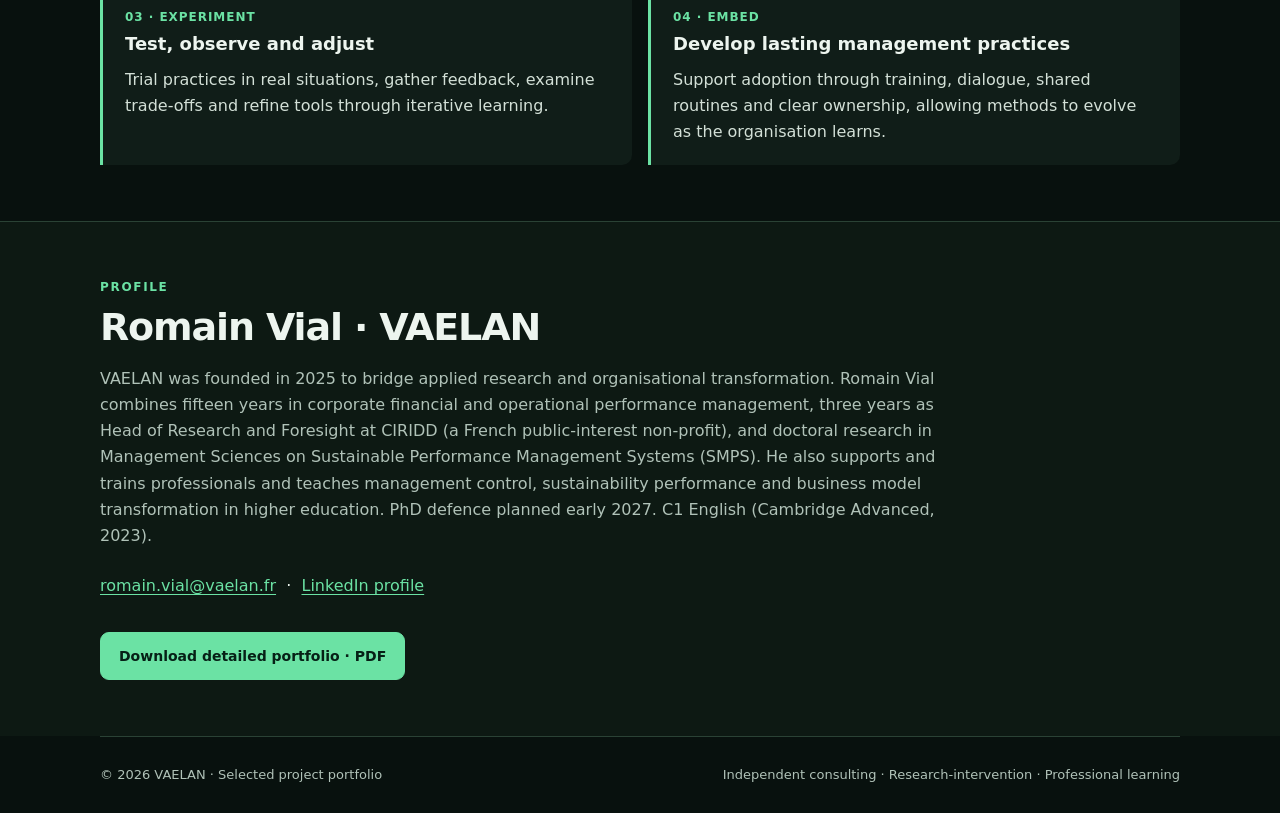
<file: portfolioEN/index.html>
<!doctype html>
<!DOCTYPE html>

<html lang="en">
<head>
<meta charset="utf-8"/>
<meta content="width=device-width, initial-scale=1" name="viewport"/>
<meta content="noindex, nofollow, noarchive, nosnippet, noimageindex" name="robots"/>
<meta content="noindex, nofollow, noarchive, nosnippet" name="googlebot"/>
<meta content="strict-origin-when-cross-origin" name="referrer"/>
<meta content="#0a1210" name="theme-color"/>
<meta content="Selected work on performance management frameworks, evidence, decision-making and organisational learning — VAELAN / Romain Vial." name="description"/>
<title>Selected Project Portfolio | VAELAN</title>
<style>
    :root { color-scheme: dark; --bg:#08110e; --panel:#101d18; --panel2:#13231d; --txt:#edf5ef; --muted:#b0c2b8; --accent:#6be2a4; --line:#2a4235; --shadow:0 24px 65px rgba(0,0,0,.2); }
    * {box-sizing:border-box} html {scroll-behavior:smooth} body{margin:0;background:var(--bg);color:var(--txt);font:16px/1.64 system-ui,-apple-system,BlinkMacSystemFont,"Segoe UI",sans-serif;-webkit-font-smoothing:antialiased}
    a{color:var(--accent);text-underline-offset:3px} a:hover{color:#b2ffd3} a:focus-visible{outline:2px solid var(--accent);outline-offset:4px} .container{width:min(1080px,calc(100% - 42px));margin:auto}
    .header{border-bottom:1px solid var(--line);background:#08110ef5}.header-inner{display:flex;align-items:center;justify-content:space-between;gap:16px;min-height:79px}.brand{text-decoration:none;display:flex;align-items:center;gap:13px;color:var(--txt)}.mark{width:40px;height:40px;display:grid;place-items:center;border:1px solid var(--accent);border-radius:11px;color:var(--accent);font-weight:800;font-size:20px;letter-spacing:-2px}.brand strong{font-size:22px;letter-spacing:.12em;line-height:1.1}.micro{font-size:11px;text-transform:uppercase;letter-spacing:.14em;color:var(--muted)}
    .nav-link{font-size:14px;color:var(--muted);text-decoration:none;border-bottom:1px solid var(--line)}
    .hero{padding:88px 0 60px;background:radial-gradient(ellipse at 90% 0%,rgba(63,153,102,.15),transparent 48%)}.kicker{font-weight:750;text-transform:uppercase;letter-spacing:.17em;color:var(--accent);font-size:12px}.hero h1{font-weight:720;font-size:clamp(35px,6vw,67px);line-height:1.09;max-width:850px;letter-spacing:-.05em;margin:22px 0}.lead{font-size:clamp(17px,2.3vw,21px);line-height:1.55;max-width:850px;color:#d6e6dc;margin:0 0 26px}.hero-meta{color:var(--muted);font-size:14px}.actions{display:flex;flex-wrap:wrap;gap:12px;margin-top:32px}.btn{display:inline-block;border-radius:9px;padding:12px 18px;font-weight:650;font-size:14px;text-decoration:none;border:1px solid var(--accent)}.btn-primary{background:var(--accent);color:#062016}.btn-primary:hover{background:#a3ffcb;color:#062016}.btn-secondary{color:var(--txt);border-color:#516c5c}.btn-secondary:hover{background:var(--panel)}
    section{padding:56px 0;border-top:1px solid var(--line)}.eyebrow{color:var(--accent);text-transform:uppercase;font-weight:750;letter-spacing:.14em;font-size:12px;margin:0 0 7px}.section-heading{font-size:clamp(26px,3.4vw,38px);letter-spacing:-.03em;line-height:1.2;margin:0 0 15px}.intro{color:var(--muted);max-width:840px;margin:0 0 24px}.grid{display:grid;grid-template-columns:repeat(2,minmax(0,1fr));gap:16px}.card{background:var(--panel);border:1px solid var(--line);border-radius:13px;padding:26px;box-shadow:var(--shadow)}.card h3{font-size:21px;line-height:1.3;margin:0 0 11px}.card p{margin:0;color:#d5e2d8}.tag{display:inline-block;font-size:11px;font-weight:800;color:var(--accent);letter-spacing:.07em;text-transform:uppercase;margin-bottom:12px}.cards3{display:grid;grid-template-columns:repeat(3,minmax(0,1fr));gap:16px}.case .no{color:var(--accent);font-weight:750;font-size:12px;letter-spacing:.1em}.case h3{font-size:23px;margin:12px 0}.case .role{font-size:13px;color:var(--muted);margin:0 0 14px}.case ul{padding-left:19px;margin:0 0 14px}.case li{margin:0 0 11px;color:#d5e4da}.result{border-top:1px solid var(--line);padding-top:15px;font-size:14px;color:#d5e9dc}.note{font-size:13px;color:var(--muted)}
    .steps{display:grid;grid-template-columns:repeat(2,minmax(0,1fr));gap:16px}.step{border-left:3px solid var(--accent);background:var(--panel);border-radius:0 10px 10px 0;padding:20px 22px}.step strong{display:block;font-size:18px;margin-bottom:8px}.step p{margin:0;color:#d3e0d7}.bottom{background:#0d1913}.footer{padding:27px 0;color:var(--muted);font-size:13px;border-top:1px solid var(--line);display:flex;justify-content:space-between;flex-wrap:wrap;gap:14px} .smallcaps{font-size:12px;letter-spacing:.08em;color:var(--accent);text-transform:uppercase;font-weight:700}
    @media(max-width:800px){.grid,.cards3,.steps{grid-template-columns:1fr}.hero{padding:63px 0 42px}.card{padding:22px}.header-inner{min-height:70px}.brand strong{font-size:19px}} @media print{body{background:white;color:black}.header,.actions{display:none}.card,.step{box-shadow:none;break-inside:avoid}section{padding:24px 0}.container{width:100%}}
  </style>
</head>
<body>
<header class="header">
<div class="header-inner container">
<div aria-label="VAELAN" class="brand"><span aria-hidden="true" class="mark">Væ</span><strong>VAELAN</strong></div>
<span class="micro">Selected project portfolio · English</span>
</div>
</header>
<main>
<div class="hero">
<div class="container">
<p class="kicker">Romain Vial · Applied research, strategic support &amp; organisational transformation</p>
<h1>From strategic ambition to <span style="color:var(--accent)">management in action.</span></h1>
<p class="lead">VAELAN connects applied research and operational experience to design, test and embed sustainable performance management systems — helping organisations turn economic, environmental and social priorities into decisions and collective action.</p>
<p class="hero-meta">15 years of corporate performance management · 3 years of applied research in a public-interest non-profit · PhD research on Sustainable Performance Management Systems (defence planned early 2027)</p>
<div class="actions">
<a class="btn btn-primary" download="" href="./VAELAN_Selected_Project_Portfolio_EN.pdf">Download selected portfolio · PDF</a>
<a class="btn btn-secondary" href="#experience">Explore selected work</a>
</div>
</div>
</div>
<section aria-labelledby="fit-title">
<div class="container">
<p class="eyebrow">Areas of contribution</p><h2 class="section-heading" id="fit-title">Making sustainable performance management operational</h2>
<p class="intro">A performance management system is valuable when it changes how an organisation understands its situation, navigates competing objectives and makes decisions. VAELAN combines management tools, research-intervention and hands-on support to help teams embed sustainability into everyday practices.</p>
<div class="grid">
<article class="card"><span class="tag">Sustainable Performance Management Systems</span><h3>Connect performance dimensions</h3><p>Bring financial, environmental and social objectives together within the same management conversation, without masking tensions or trade-offs.</p></article>
<article class="card"><span class="tag">Evidence &amp; decision support</span><h3>Turn information into management tools</h3><p>Structure relevant indicators, qualitative evidence, dashboards and review practices around decisions that organisations actually need to make.</p></article>
<article class="card"><span class="tag">Action research &amp; organisational learning</span><h3>Learn through experimentation</h3><p>Combine field observation, dialogue and iterative testing to understand how management practices evolve and how evidence is interpreted.</p></article>
<article class="card"><span class="tag">Implementation &amp; capability building</span><h3>Make change usable and lasting</h3><p>Work alongside executives and operational teams to adapt methods, clarify responsibilities, build capabilities and support adoption over time.</p></article>
</div>
</div>
</section>
<section aria-labelledby="evidence-title" id="experience">
<div class="container">
<p class="eyebrow">Selected evidence</p><h2 class="section-heading" id="evidence-title">Experience across corporate, non-profit and mission-driven organisations</h2>
<p class="intro">Selected examples of deployed management practices, organisational support and ongoing research-intervention. Each case is described according to the contribution made, without treating research proposals as completed implementations.</p>
<div class="cards3">
<article class="card case"><span class="no">01 / CORPORATE</span><h3>Casino Group</h3><p class="role">Financial control and procurement performance management · 2008–2022</p><ul><li>Designed and deployed financial monitoring, management reporting and early-warning processes for international activities.</li><li>Led performance management for a purchasing portfolio of approximately €1bn, managing a team of four and working across finance, procurement, leadership and operational functions.</li><li>Contributed to carbon-related monitoring of fruit and vegetable procurement (approximately €300m purchasing base).</li></ul><div class="result"><strong>What this demonstrates:</strong> operational reporting and performance management used across functions, combining financial evidence, management dialogue and practical decision routines.</div></article>
<article class="card case"><span class="no">02 / ACTION RESEARCH</span><h3>CROS · CIRIDD</h3><p class="role">CIFRE research-intervention in a mission-driven company · 2022–2025</p><ul><li>Supported development of an integrated performance monitoring tool linking financial and non-financial dimensions.</li><li>Contributed to the company’s mission reporting and audit process.</li><li>Investigated organisational tensions, management practices and pathways towards sustainable performance.</li></ul><div class="result"><strong>What this demonstrates:</strong> action research connecting an organisation’s mission, its economic model and financial/non-financial performance indicators to management dialogue. <a href="https://cros.com/wp-content/uploads/2025/08/CROS_Rapport_de_Mission_2024.pdf" rel="noopener noreferrer" target="_blank">Public mission report</a>.</div></article>
<article class="card case"><span class="no">03 / SUSTAINABILITY EVIDENCE</span><h3>SIGVARIS · CIRIDD</h3><p class="role">Sustainability reporting and evidence structuring · 2022–2025</p><ul><li>Supported sustainability reporting and preparations for evolving non-financial disclosure requirements.</li><li>Helped organise information to make sustainability-related reporting more coherent and useful.</li><li>Worked within CIRIDD, a French public-interest non-profit organisation dedicated to sustainable development and organisational transformation.</li></ul><div class="result"><strong>What this demonstrates:</strong> support in organising extra-financial evidence and translating sustainability reporting requirements into clearer, more usable management information.</div></article>
</div>
</div>
</section>
<section aria-labelledby="approach-title">
<div class="container">
<p class="eyebrow">How VAELAN works</p><h2 class="section-heading" id="approach-title">From diagnosis to real-world adoption</h2>
<p class="intro">An adaptable research-intervention approach, shaped by each organisation’s context, existing practices and capacity to change. The stages below describe a working method, not a standardised promise of results.</p>
<div class="steps">
<div class="step"><span class="smallcaps">01 · Understand</span><strong>Start with the organisation</strong><p>Explore strategy, stakeholders, existing tools, management cycles and tensions between economic, social and environmental priorities.</p></div>
<div class="step"><span class="smallcaps">02 · Co-design</span><strong>Build with the people involved</strong><p>Define useful questions, indicators, qualitative insights, responsibilities and decision-support tools with managers and operational teams.</p></div>
<div class="step"><span class="smallcaps">03 · Experiment</span><strong>Test, observe and adjust</strong><p>Trial practices in real situations, gather feedback, examine trade-offs and refine tools through iterative learning.</p></div>
<div class="step"><span class="smallcaps">04 · Embed</span><strong>Develop lasting management practices</strong><p>Support adoption through training, dialogue, shared routines and clear ownership, allowing methods to evolve as the organisation learns.</p></div>
</div>
</div>
</section>
<section aria-labelledby="profile-title" class="bottom">
<div class="container">
<p class="eyebrow">Profile</p><h2 class="section-heading" id="profile-title">Romain Vial · VAELAN</h2>
<p class="intro">VAELAN was founded in 2025 to bridge applied research and organisational transformation. Romain Vial combines fifteen years in corporate financial and operational performance management, three years as Head of Research and Foresight at CIRIDD (a French public-interest non-profit), and doctoral research in Management Sciences on Sustainable Performance Management Systems (SMPS). He also supports and trains professionals and teaches management control, sustainability performance and business model transformation in higher education. PhD defence planned early 2027. C1 English (Cambridge Advanced, 2023).</p>
<p><a href="mailto:romain.vial@vaelan.fr">romain.vial@vaelan.fr</a>  ·  <a href="https://www.linkedin.com/in/romain-v-956408268/" rel="noopener noreferrer" target="_blank">LinkedIn profile</a></p>
<div class="actions"><a class="btn btn-primary" download="" href="./VAELAN_Selected_Project_Portfolio_EN.pdf">Download detailed portfolio · PDF</a></div>
</div>
</section>
</main>
<footer><div class="footer container"><span>© 2026 VAELAN · Selected project portfolio</span><span>Independent consulting · Research-intervention · Professional learning</span></div></footer>
</body>
</html>
</file>
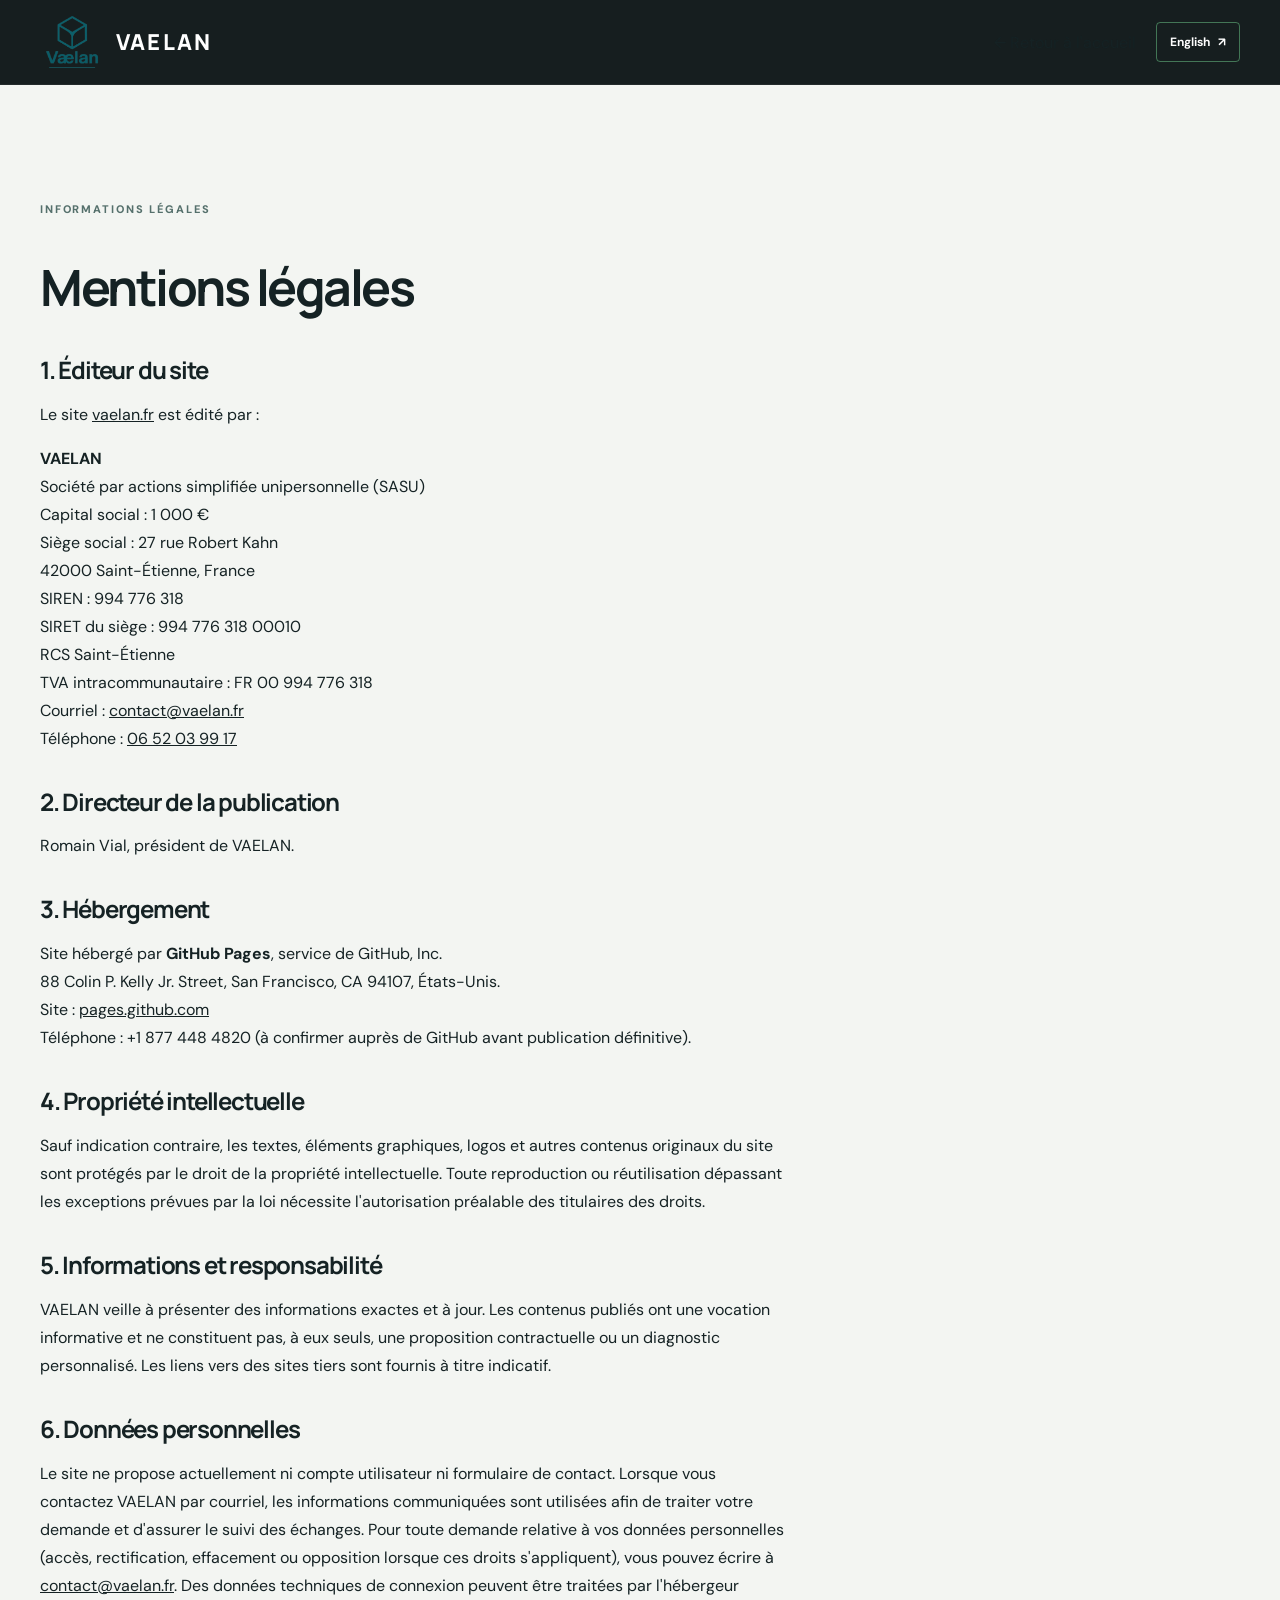
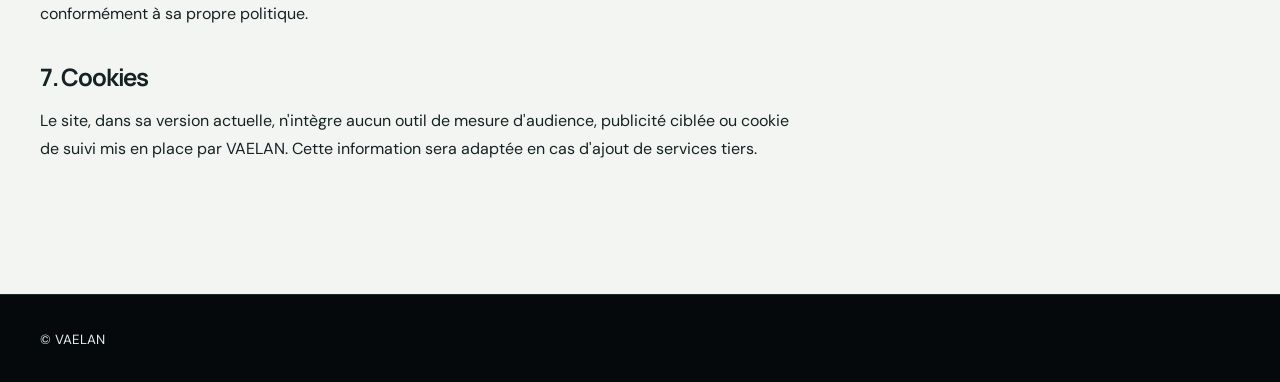
<file: mentions-legales.html>
<!doctype html>
<html lang="fr">
<head>
<meta charset="utf-8">
<meta name="viewport" content="width=device-width, initial-scale=1">
<meta name="robots" content="index,follow">
<title>Mentions légales — VAELAN</title>
<link rel="icon" href="favicon.svg" type="image/svg+xml">
<link rel="stylesheet" href="styles.css">
<link rel="alternate" hreflang="en" href="https://vaelan.fr/en/mentions-legales.html">
</head>
<body>
<header class="site-header"><div class="container header-inner"><a class="brand" href="index.html"><span class="official-logo"><img src="vaelan-logo.png" alt="VAELAN" onerror="this.closest('.official-logo').style.display='none'"></span><span class="brand-name">VAELAN</span></a><div class="legal-header-actions"><a href="index.html">← Retour à l'accueil</a><a class="language-switch" href="en/mentions-legales.html" lang="en" aria-label="Read the legal notice in English">English <span aria-hidden="true">↗</span></a></div></div></header>
<main class="container section legal">
<p class="eyebrow">INFORMATIONS LÉGALES</p>
<h1>Mentions légales</h1>
<h2>1. Éditeur du site</h2>
<p>Le site <a href="https://vaelan.fr">vaelan.fr</a> est édité par :</p>
<p><strong>VAELAN</strong><br>Société par actions simplifiée unipersonnelle (SASU)<br>Capital social : 1 000 €<br>Siège social : 27 rue Robert Kahn<br>42000 Saint-Étienne, France<br>SIREN : 994 776 318<br>SIRET du siège : 994 776 318 00010<br>RCS Saint-Étienne<br>TVA intracommunautaire : FR 00 994 776 318<br>Courriel : <a href="mailto:contact@vaelan.fr">contact@vaelan.fr</a><br>Téléphone : <a href="tel:+33652039917">06 52 03 99 17</a></p>
<h2>2. Directeur de la publication</h2>
<p>Romain Vial, président de VAELAN.</p>
<h2>3. Hébergement</h2>
<p>Site hébergé par <strong>GitHub Pages</strong>, service de GitHub, Inc.<br>88 Colin P. Kelly Jr. Street, San Francisco, CA 94107, États-Unis.<br>Site : <a href="https://pages.github.com/" rel="noopener noreferrer">pages.github.com</a><br>Téléphone : +1 877 448 4820 (à confirmer auprès de GitHub avant publication définitive).</p>
<h2>4. Propriété intellectuelle</h2>
<p>Sauf indication contraire, les textes, éléments graphiques, logos et autres contenus originaux du site sont protégés par le droit de la propriété intellectuelle. Toute reproduction ou réutilisation dépassant les exceptions prévues par la loi nécessite l'autorisation préalable des titulaires des droits.</p>
<h2>5. Informations et responsabilité</h2>
<p>VAELAN veille à présenter des informations exactes et à jour. Les contenus publiés ont une vocation informative et ne constituent pas, à eux seuls, une proposition contractuelle ou un diagnostic personnalisé. Les liens vers des sites tiers sont fournis à titre indicatif.</p>
<h2>6. Données personnelles</h2>
<p>Le site ne propose actuellement ni compte utilisateur ni formulaire de contact. Lorsque vous contactez VAELAN par courriel, les informations communiquées sont utilisées afin de traiter votre demande et d'assurer le suivi des échanges. Pour toute demande relative à vos données personnelles (accès, rectification, effacement ou opposition lorsque ces droits s'appliquent), vous pouvez écrire à <a href="mailto:contact@vaelan.fr">contact@vaelan.fr</a>. Des données techniques de connexion peuvent être traitées par l'hébergeur conformément à sa propre politique.</p>
<h2>7. Cookies</h2>
<p>Le site, dans sa version actuelle, n'intègre aucun outil de mesure d'audience, publicité ciblée ou cookie de suivi mis en place par VAELAN. Cette information sera adaptée en cas d'ajout de services tiers.</p>
</main>
<footer class="site-footer"><div class="container"><small>© VAELAN</small></div></footer>
</body></html>
</file>
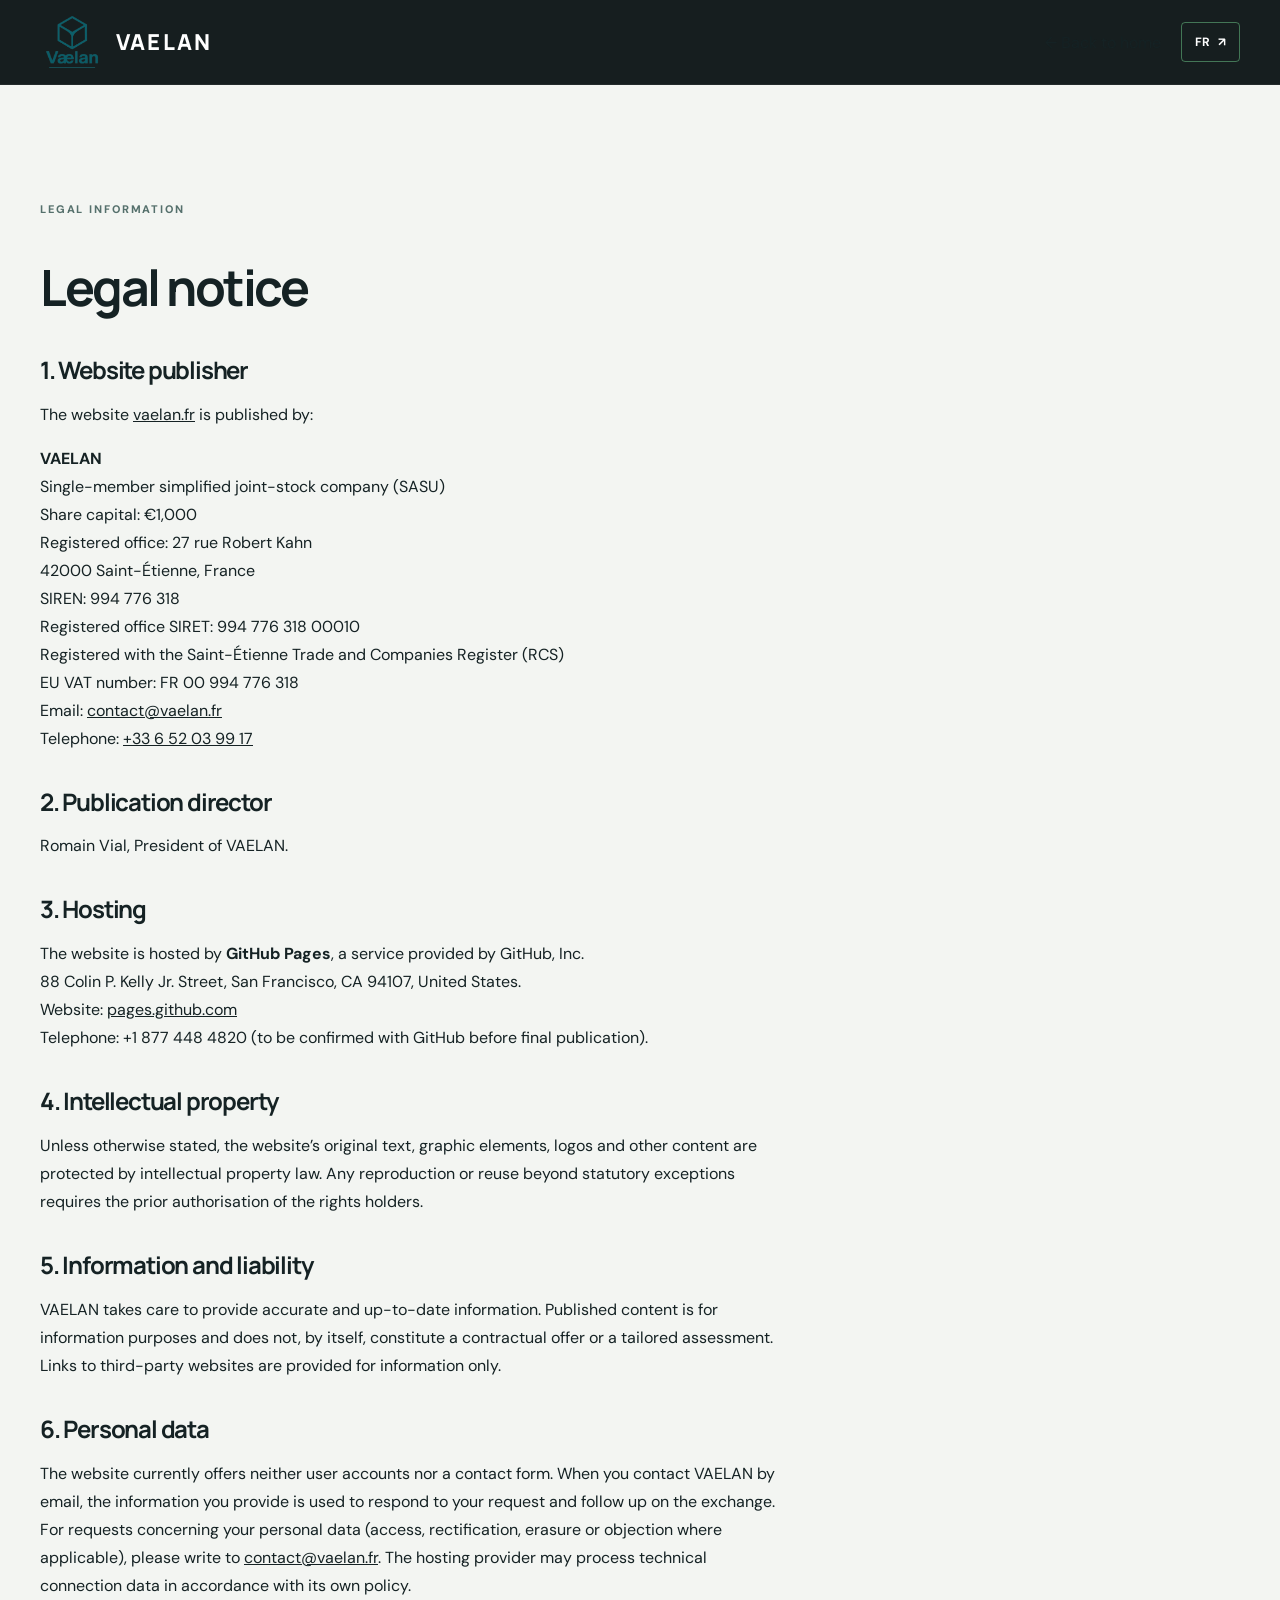
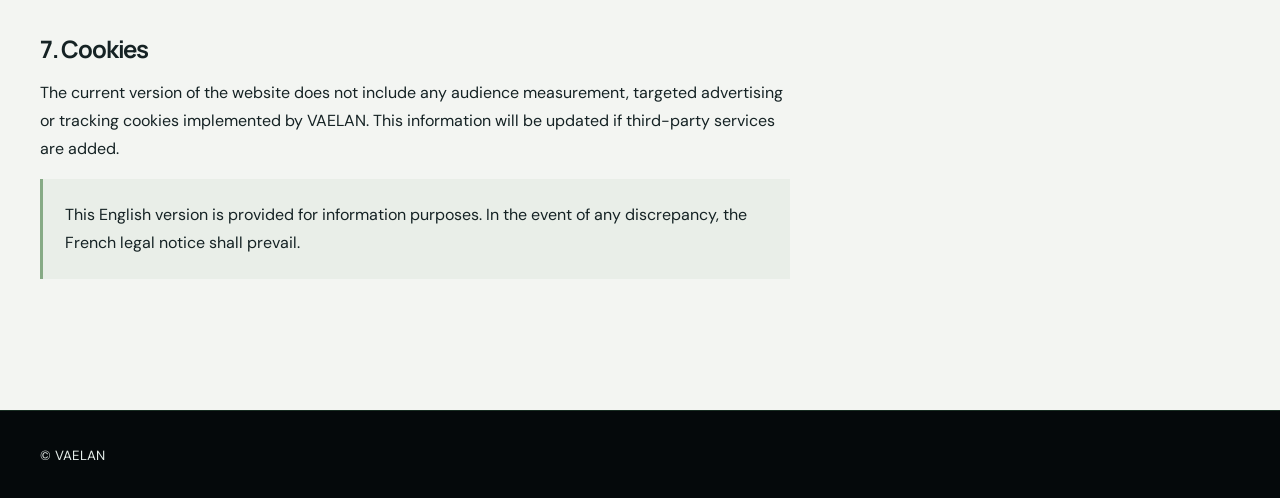
<file: en/mentions-legales.html>
<!doctype html>
<html lang="en">
<head>
<meta charset="utf-8">
<meta name="viewport" content="width=device-width, initial-scale=1">
<meta name="robots" content="index,follow">
<meta name="description" content="Legal notice for the VAELAN website.">
<title>Legal notice — VAELAN</title>
<link rel="canonical" href="https://vaelan.fr/en/mentions-legales.html">
<link rel="alternate" hreflang="fr" href="https://vaelan.fr/mentions-legales.html">
<link rel="icon" href="../favicon.svg" type="image/svg+xml">
<link rel="stylesheet" href="../styles.css">
</head>
<body>
<header class="site-header"><div class="container header-inner"><a class="brand" href="./"><span class="official-logo"><img src="../vaelan-logo.png" alt="VAELAN" onerror="this.closest('.official-logo').style.display='none'"></span><span class="brand-name">VAELAN</span></a><div class="legal-header-actions"><a href="./">← Back to home</a><a class="language-switch" href="../mentions-legales.html" lang="fr" aria-label="Lire les mentions légales en français">FR <span aria-hidden="true">↗</span></a></div></div></header>
<main class="container section legal">
<p class="eyebrow">LEGAL INFORMATION</p>
<h1>Legal notice</h1>
<h2>1. Website publisher</h2>
<p>The website <a href="https://vaelan.fr">vaelan.fr</a> is published by:</p>
<p><strong>VAELAN</strong><br>Single-member simplified joint-stock company (SASU)<br>Share capital: €1,000<br>Registered office: 27 rue Robert Kahn<br>42000 Saint-Étienne, France<br>SIREN: 994 776 318<br>Registered office SIRET: 994 776 318 00010<br>Registered with the Saint-Étienne Trade and Companies Register (RCS)<br>EU VAT number: FR 00 994 776 318<br>Email: <a href="mailto:contact@vaelan.fr">contact@vaelan.fr</a><br>Telephone: <a href="tel:+33652039917">+33 6 52 03 99 17</a></p>
<h2>2. Publication director</h2>
<p>Romain Vial, President of VAELAN.</p>
<h2>3. Hosting</h2>
<p>The website is hosted by <strong>GitHub Pages</strong>, a service provided by GitHub, Inc.<br>88 Colin P. Kelly Jr. Street, San Francisco, CA 94107, United States.<br>Website: <a href="https://pages.github.com/" rel="noopener noreferrer">pages.github.com</a><br>Telephone: +1 877 448 4820 (to be confirmed with GitHub before final publication).</p>
<h2>4. Intellectual property</h2>
<p>Unless otherwise stated, the website’s original text, graphic elements, logos and other content are protected by intellectual property law. Any reproduction or reuse beyond statutory exceptions requires the prior authorisation of the rights holders.</p>
<h2>5. Information and liability</h2>
<p>VAELAN takes care to provide accurate and up-to-date information. Published content is for information purposes and does not, by itself, constitute a contractual offer or a tailored assessment. Links to third-party websites are provided for information only.</p>
<h2>6. Personal data</h2>
<p>The website currently offers neither user accounts nor a contact form. When you contact VAELAN by email, the information you provide is used to respond to your request and follow up on the exchange. For requests concerning your personal data (access, rectification, erasure or objection where applicable), please write to <a href="mailto:contact@vaelan.fr">contact@vaelan.fr</a>. The hosting provider may process technical connection data in accordance with its own policy.</p>
<h2>7. Cookies</h2>
<p>The current version of the website does not include any audience measurement, targeted advertising or tracking cookies implemented by VAELAN. This information will be updated if third-party services are added.</p>
<p class="notice">This English version is provided for information purposes. In the event of any discrepancy, the French legal notice shall prevail.</p>
</main>
<footer class="site-footer"><div class="container"><small>© VAELAN</small></div></footer>
</body></html>
</file>
<file: styles.css>
@import url('https://fonts.googleapis.com/css2?family=DM+Sans:wght@400;500;600;700&family=Manrope:wght@400;500;600;700;800&display=swap');

:root{
  --dark:#081012;
  --deep:#05090b;
  --dark-alt:#0d1719;
  --matrix:#36c86b;
  --matrix-soft:#7be39a;
  --paper:#f3f5f2;
  --paper-alt:#ebf0eb;
  --white:#ffffff;
  --ink:#152224;
  --muted:#5a6b69;
  --line:#d7dfd8;
  --line-dark:rgba(123,227,154,.16);
  --max:1200px;
}

*{box-sizing:border-box}
html{scroll-behavior:smooth;scroll-padding-top:90px}
body{margin:0;font-family:'DM Sans',Arial,sans-serif;color:var(--ink);background:var(--paper);-webkit-font-smoothing:antialiased}
a{color:inherit;text-decoration:none}
button{font:inherit}
a:focus-visible,button:focus-visible{outline:3px solid var(--matrix);outline-offset:4px}
.container{width:min(calc(100% - 72px),var(--max));margin-inline:auto}
.skip-link{position:absolute;left:12px;top:-80px;background:#fff;z-index:1000;padding:10px}
.skip-link:focus{top:12px}

.site-header{
  position:sticky;top:0;z-index:100;
  background:rgba(8,16,18,.94);
  border-bottom:1px solid rgba(255,255,255,.06);
  backdrop-filter:blur(14px);
}
.header-inner{display:flex;align-items:center;justify-content:space-between;height:84px}
.brand{display:inline-flex;align-items:center;gap:12px;font:800 22px/1 'Manrope',sans-serif;letter-spacing:.10em;color:var(--white)}
.official-logo{display:inline-flex;align-items:center;justify-content:center;width:64px;height:56px;overflow:hidden;flex:0 0 auto}
.official-logo img{display:block;max-width:100%;max-height:100%;object-fit:contain}
.brand-name{font-weight:800}
.navigation{display:flex;align-items:center;gap:34px;font-size:13px;font-weight:700;color:#e5efea}
.navigation>a:not(.nav-contact):hover,.footer-links a:hover{color:var(--matrix-soft)}
.nav-contact{border:1px solid rgba(123,227,154,.45);padding:12px 18px;border-radius:4px;color:var(--white)}
.nav-contact:hover{background:var(--matrix);border-color:var(--matrix);color:var(--deep)}
.nav-toggle{display:none}

.hero{
  min-height:660px;
  background:radial-gradient(circle at top left, rgba(54,200,107,.10), transparent 34%), linear-gradient(180deg, #091214 0%, #071012 100%);
  color:#fff;position:relative;overflow:hidden;display:flex;align-items:center;
}
.hero-grid{position:absolute;inset:0;background-image:linear-gradient(rgba(123,227,154,.07) 1px,transparent 1px),linear-gradient(90deg,rgba(123,227,154,.07) 1px,transparent 1px);background-size:65px 65px;mask-image:linear-gradient(90deg,transparent,black)}
.hero-content{position:relative;z-index:2;padding-top:75px;padding-bottom:56px}
.eyebrow{font-size:11px;font-weight:800;letter-spacing:.17em;color:#55706c;margin:0 0 30px}
.eyebrow.light{color:var(--matrix-soft)}
.eyebrow-line{display:inline-block;width:25px;height:1px;vertical-align:middle;background:var(--matrix);margin-right:12px}
.hero h1{font:700 clamp(40px,5.8vw,74px)/1.08 'Manrope',sans-serif;max-width:980px;letter-spacing:-.06em;margin:0 0 24px}
.hero-muted{color:var(--matrix)}
.hero-lead{font-size:18px;line-height:1.8;max-width:700px;color:#d3dfd8;margin:0 0 34px}
.hero-actions{display:flex;align-items:center;gap:30px;flex-wrap:wrap}
.button{min-height:53px;display:inline-flex;align-items:center;justify-content:space-between;gap:35px;padding:15px 20px;font-size:13px;font-weight:800;border-radius:3px;transition:transform .2s,background .2s,color .2s,border-color .2s}
.button:hover{transform:translateY(-2px)}
.button-lime{background:var(--matrix);color:var(--deep)}
.button-lime:hover{background:var(--matrix-soft)}
.text-link{font-size:13px;font-weight:700;border-bottom:1px solid currentColor;padding-bottom:6px}
.light-link{color:#edf4ef}
.hero-index{display:flex;justify-content:space-between;max-width:970px;color:#a8bcb5;font-size:11px;letter-spacing:.09em;margin-top:95px}
.hero-art{position:absolute;right:-155px;top:85px;width:730px;height:730px;opacity:.38;pointer-events:none}
.orbit{position:absolute;border:1px solid rgba(54,200,107,.55);border-radius:50%;transform:rotate(-32deg) scaleY(.67)}
.orbit-one{inset:6%}
.orbit-two{inset:20%}
.orbit-three{inset:34%}
.orbit-core{position:absolute;left:49%;top:49%;width:10px;height:10px;border-radius:50%;background:var(--matrix)}

.section{padding:115px 0}
.two-col{display:grid;grid-template-columns:.93fr 1fr;gap:12%}
h2{font:700 clamp(35px,4.1vw,55px)/1.2 'Manrope',sans-serif;letter-spacing:-.05em;margin:0}
h2 em{font-style:normal;color:#4a7f5e}
.intro-copy{padding-top:40px;color:var(--muted);font-size:16px;line-height:1.85}
.intro-copy p{margin:0 0 18px}
.intro-copy .large-copy{font-size:22px;color:var(--ink);line-height:1.5;font-weight:600;margin-bottom:22px}
.principles{margin-top:30px;border-top:1px solid var(--line)}
.principles div{display:flex;gap:25px;padding:15px 0;border-bottom:1px solid var(--line);font-size:14px;color:var(--ink);font-weight:700}
.principles strong{color:#4a7f5e;font-size:12px}

.solutions{background:var(--paper-alt)}
.section-top{display:flex;align-items:end;justify-content:space-between;gap:60px;margin-bottom:48px}
.section-top>div{max-width:700px}
.section-top>p{max-width:320px;margin:0 0 6px;color:var(--muted);line-height:1.75;font-size:14px}
.solutions-grid{display:grid;grid-template-columns:repeat(2,1fr);gap:16px}
.solution-card{background:#fff;padding:35px;min-height:315px;display:flex;flex-direction:column;transition:transform .2s,box-shadow .2s;border:1px solid rgba(8,16,18,.04)}
.solution-card:hover{transform:translateY(-4px);box-shadow:0 16px 35px rgba(8,16,18,.08)}
.card-top{display:flex;align-items:center;justify-content:space-between;margin-bottom:29px}
.card-number{color:#5f7a73;font-size:12px;font-weight:700}
.card-icon{display:grid;place-items:center;border:1px solid #d7e7dc;color:#2c7a4c;width:42px;height:42px;border-radius:50%;font-size:24px}
.solution-card h3,.step h3{font:700 24px/1.35 'Manrope',sans-serif;letter-spacing:-.035em;margin:0 0 13px}
.solution-card p{font-size:14px;line-height:1.75;color:var(--muted);margin:0 0 28px;max-width:465px}
.card-tag{font-size:11px;font-weight:800;letter-spacing:.035em;color:#4b6f58;margin-top:auto}

.statement{background:var(--deep);color:#edf7ef;padding:80px 0;border-top:1px solid var(--line-dark);border-bottom:1px solid var(--line-dark)}
.statement p{font:700 clamp(30px,4.3vw,55px)/1.3 'Manrope',sans-serif;letter-spacing:-.05em;max-width:1000px;margin:0 0 25px}
.statement p span{color:var(--matrix)}
.statement-signature{font-size:11px;letter-spacing:.16em;font-weight:800;color:#a8c2b2}

.method{background:var(--paper)}
.steps{display:grid;grid-template-columns:repeat(4,1fr);gap:15px;margin-top:70px}
.step{border-top:2px solid var(--dark);padding-top:25px}
.step-number{display:block;font:700 13px 'Manrope',sans-serif;color:#4b7f5f;margin-bottom:48px}
.step h3{font-size:22px}
.step p{font-size:14px;color:var(--muted);line-height:1.75;margin:0}

.about{background:var(--paper-alt)}
.about-layout{display:grid;grid-template-columns:.9fr 1fr;gap:10%;align-items:center}
.about-graphic{min-height:500px;background:linear-gradient(180deg,#081012 0%,#0d1719 100%);position:relative;overflow:hidden;display:flex;align-items:center;justify-content:center}
.about-graphic:after{content:"";position:absolute;width:420px;height:420px;border:1px solid rgba(54,200,107,.20);border-radius:50%;transform:scaleY(.68) rotate(35deg)}
.about-monogram{font:800 230px/.9 'Manrope',sans-serif;letter-spacing:-.17em;color:var(--matrix);padding-right:40px}
.about-monogram span{color:#fff}
.about-graphic-label{position:absolute;bottom:24px;left:24px;color:#d1dfd6;font-size:10px;line-height:1.5;letter-spacing:.14em}
.about-copy p:not(.eyebrow){font-size:15px;line-height:1.85;color:var(--muted)}
.about-copy h2{margin-bottom:28px}
.about-copy .about-note{font-weight:700;color:var(--ink)!important;border-left:3px solid #71bf8d;padding-left:15px;margin-top:25px}

.contact{background:linear-gradient(180deg,#071012 0%, #091416 100%);color:white;overflow:hidden}
.contact-layout{display:flex;align-items:center;justify-content:space-between;position:relative}
.contact-layout>div:first-child{position:relative;z-index:2;max-width:800px}
.contact h2{font-size:clamp(42px,5vw,68px)}
.contact h2 em{color:var(--matrix)}
.contact p:not(.eyebrow){color:#d1ded7;font-size:17px;line-height:1.7;max-width:590px;margin:25px 0 35px}
.contact-mark{font:800 350px/.8 'Manrope',sans-serif;letter-spacing:-.2em;color:#16302b;position:absolute;right:0;pointer-events:none}

.site-footer{background:var(--deep);color:#e6eeeb;padding:33px 0;border-top:1px solid var(--line-dark)}
.footer-inner{display:flex;align-items:center;gap:28px;flex-wrap:wrap}
.footer-brand{font-size:18px;color:#fff}
.footer-inner p{font-size:12px;color:#9db1ab}
.footer-links{display:flex;gap:18px;margin-left:auto;font-size:12px}
.footer-inner small{font-size:11px;color:#9db1ab}

.legal{min-height:70vh}
.legal h1{font:700 50px 'Manrope',sans-serif;letter-spacing:-.05em}
.legal h2{font-size:24px;margin-top:35px}
.legal p{max-width:750px;line-height:1.75}
.legal .notice{padding:22px;background:#e9eee8;border-left:3px solid #86aa85}
.legal a{text-decoration:underline}

@media(max-width:900px){
  .container{width:min(calc(100% - 42px),var(--max))}
  .navigation{gap:17px;font-size:12px}
  .two-col,.about-layout{gap:5%}
  .hero-art{right:-400px}
  .steps{grid-template-columns:repeat(2,1fr);row-gap:40px}
  .about-graphic{min-height:420px}
  .about-monogram{font-size:180px}
}

@media(max-width:700px){
  .header-inner{height:72px}
  .brand{font-size:19px;letter-spacing:.08em}
  .official-logo{width:54px;height:48px}
  .nav-toggle{display:flex;flex-direction:column;gap:5px;justify-content:center;background:none;border:0;padding:12px;cursor:pointer}
  .nav-toggle span{width:24px;height:2px;background:#fff}
  .navigation{display:none;position:absolute;top:72px;left:0;right:0;padding:24px;background:rgba(8,16,18,.98);box-shadow:0 12px 25px rgba(0,0,0,.22);flex-direction:column;align-items:stretch;gap:22px;color:#e7f1eb}
  .navigation.open{display:flex}
  .navigation .nav-contact{text-align:center}
  .hero{min-height:700px}
  .hero-content{padding-top:55px;padding-bottom:35px}
  .hero h1{font-size:clamp(38px,9vw,58px)}
  .hero-lead{font-size:16px}
  .hero-index{margin-top:75px;gap:25px}
  .hero-art{right:-500px;opacity:.22}
  .section{padding:75px 0}
  .two-col,.about-layout{grid-template-columns:1fr;gap:25px}
  .intro-copy{padding-top:0}
  .section-top{display:block}
  .section-top>p{max-width:100%;margin-top:20px}
  .solutions-grid{grid-template-columns:1fr}
  .solution-card{min-height:275px;padding:27px}
  .steps{grid-template-columns:1fr 1fr;margin-top:42px}
  .step-number{margin-bottom:22px}
  .about-graphic{min-height:285px;order:2}
  .about-copy{order:1}
  .about-monogram{font-size:145px}
  .statement{padding:62px 0}
  .contact-mark{opacity:.35;right:-70px;bottom:-100px}
  .footer-inner{align-items:flex-start}
  .footer-inner p{width:100%;margin:0}
  .footer-links{margin-left:0;width:100%;flex-wrap:wrap}
  .footer-inner small{width:100%}
}

@media(max-width:520px){
  .official-logo{width:48px;height:42px}
  .brand-name{font-size:18px}
}

@media(max-width:420px){
  .container{width:calc(100% - 34px)}
  .hero-actions{align-items:flex-start;flex-direction:column}
  .steps{grid-template-columns:1fr}
  .hero-index span:last-child{max-width:170px;text-align:right}
  .statement p{font-size:30px}
}

@media(prefers-reduced-motion:reduce){
  html{scroll-behavior:auto}
  *,*::before,*::after{transition:none!important;animation:none!important}
}

/* V4 – hiérarchie éditoriale et lisibilité des livrables */
.solution-card p strong,.step p strong{color:#173c29;font-weight:700}
.hero h1{max-width:960px}
@media(min-width:1100px){.hero h1{font-size:clamp(52px,5.3vw,72px)}}

/* V5 — Publics et situations : lisibilité inspirée des meilleures vitrines d'expertise */
.audiences{background:#f3f5f2}
.audience-grid{display:grid;grid-template-columns:repeat(3,minmax(0,1fr));gap:16px}
.audience-card{padding:36px 30px;background:#fff;border:1px solid #dce4dc;display:flex;flex-direction:column;min-height:360px;transition:transform .2s,border-color .2s}
.audience-card:hover{transform:translateY(-3px);border-color:#83b999}
.audience-number{font-size:11px;letter-spacing:.13em;color:#3b7a55;font-weight:800;margin-bottom:42px}
.audience-card h3{font:700 23px/1.32 'Manrope',sans-serif;letter-spacing:-.035em;margin:0 0 18px}
.audience-card p{font-size:14px;line-height:1.8;color:#5a6b69;margin:0 0 22px}
.audience-card a{font-size:13px;color:#146f40;font-weight:800;margin-top:auto;border-bottom:1px solid #95cbaa;align-self:flex-start;padding-bottom:5px}
.situations{background:#0c1718;color:#fff}
.situations .section-top>p{color:#b5cbc0}
.situations h2 em{color:#54d685}
.situation-list{border-top:1px solid rgba(123,227,154,.2)}
.situation{display:grid;grid-template-columns:55px minmax(0,1fr) 250px;gap:25px;align-items:start;padding:33px 0;border-bottom:1px solid rgba(123,227,154,.2)}
.situation-no{font-size:13px;font-weight:800;color:#55d180}
.situation h3{font:700 21px/1.36 'Manrope',sans-serif;margin:0 0 12px;letter-spacing:-.025em}
.situation p{margin:0;color:#bacdc4;font-size:14px;line-height:1.75;max-width:650px}
.situation-result{color:#80df9c;font-size:12px;font-weight:700;line-height:1.5;text-align:right}
@media(max-width:900px){.audience-grid{grid-template-columns:1fr 1fr}.situation{grid-template-columns:40px 1fr}.situation-result{grid-column:2;text-align:left}}
@media(max-width:700px){.audience-grid{grid-template-columns:1fr}.audience-card{min-height:0;padding:28px}.audience-number{margin-bottom:22px}.situation{gap:14px;grid-template-columns:30px 1fr}.situation h3{font-size:18px}.situation-result{font-size:11px}}


/* Language switch */
.language-switch{display:inline-flex;align-items:center;gap:8px;border:1px solid rgba(123,227,154,.45);padding:11px 13px;border-radius:4px;color:var(--white);font-size:12px;font-weight:700;white-space:nowrap}
.language-switch:hover{background:var(--matrix);border-color:var(--matrix);color:var(--deep)}
.legal-header-actions{display:flex;align-items:center;gap:20px}
@media(max-width:700px){.navigation .language-switch{justify-content:center;text-align:center}.legal-header-actions{gap:12px;font-size:12px}.legal-header-actions .language-switch{padding:9px 10px}}
</file>
